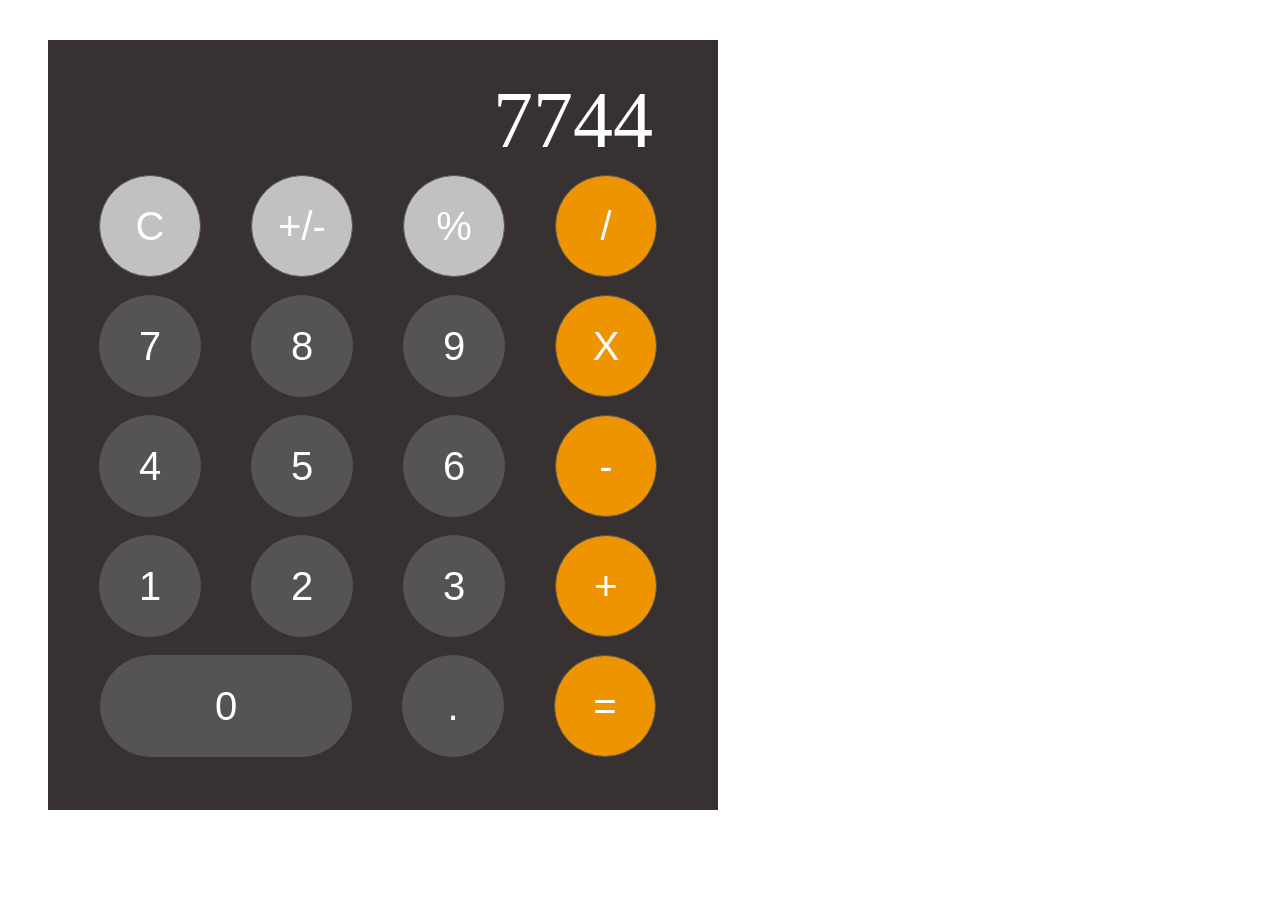
<file: 02.calculator/index.html>
<!DOCTYPE html>
<html lang="en">

<head>
    <meta charset="UTF-8">
    <meta name="viewport" content="width=device-width, initial-scale=1.0">
    <title>Calculator</title>
    <link rel="stylesheet" href="style.css">
</head>

<body>
    <div class="calc-box">
        <div class="display-bar">7744</div>
        <div class="pad-wrap">
            <div class="pad-rows">
                <div class="key-row">
                    <div style="background-color: rgb(194, 193, 193);">C</div>
                    <div style="background-color: rgb(194, 193, 193);">+/-</div>
                    <div style="background-color: rgb(194, 193, 193);">%</div>
                    <div style="background-color: rgb(239, 148, 1)">/</div>
                </div>
                <div class="key-row">
                    <div>7</div>
                    <div>8</div>
                    <div>9</div>
                    <div style="background-color: rgb(239, 148, 1)">X</div>
                </div>
                <div class="key-row">
                    <div>4</div>
                    <div>5</div>
                    <div>6</div>
                    <div style="background-color: rgb(239, 148, 1)">-</div>
                </div>
                <div class="key-row">
                    <div>1</div>
                    <div>2</div>
                    <div>3</div>
                    <div style="background-color: rgb(239, 148, 1)">+</div>
                </div>
                <div class="key-row">
                    <div style="width: 250px; border-radius:65px; text-align: left;">0</div>
                    <div>.</div>
                    <div style="background-color: rgb(239, 148, 1)">=</div>
                </div>
            </div>
        </div>
    </div>
</body>

</html>
</file>
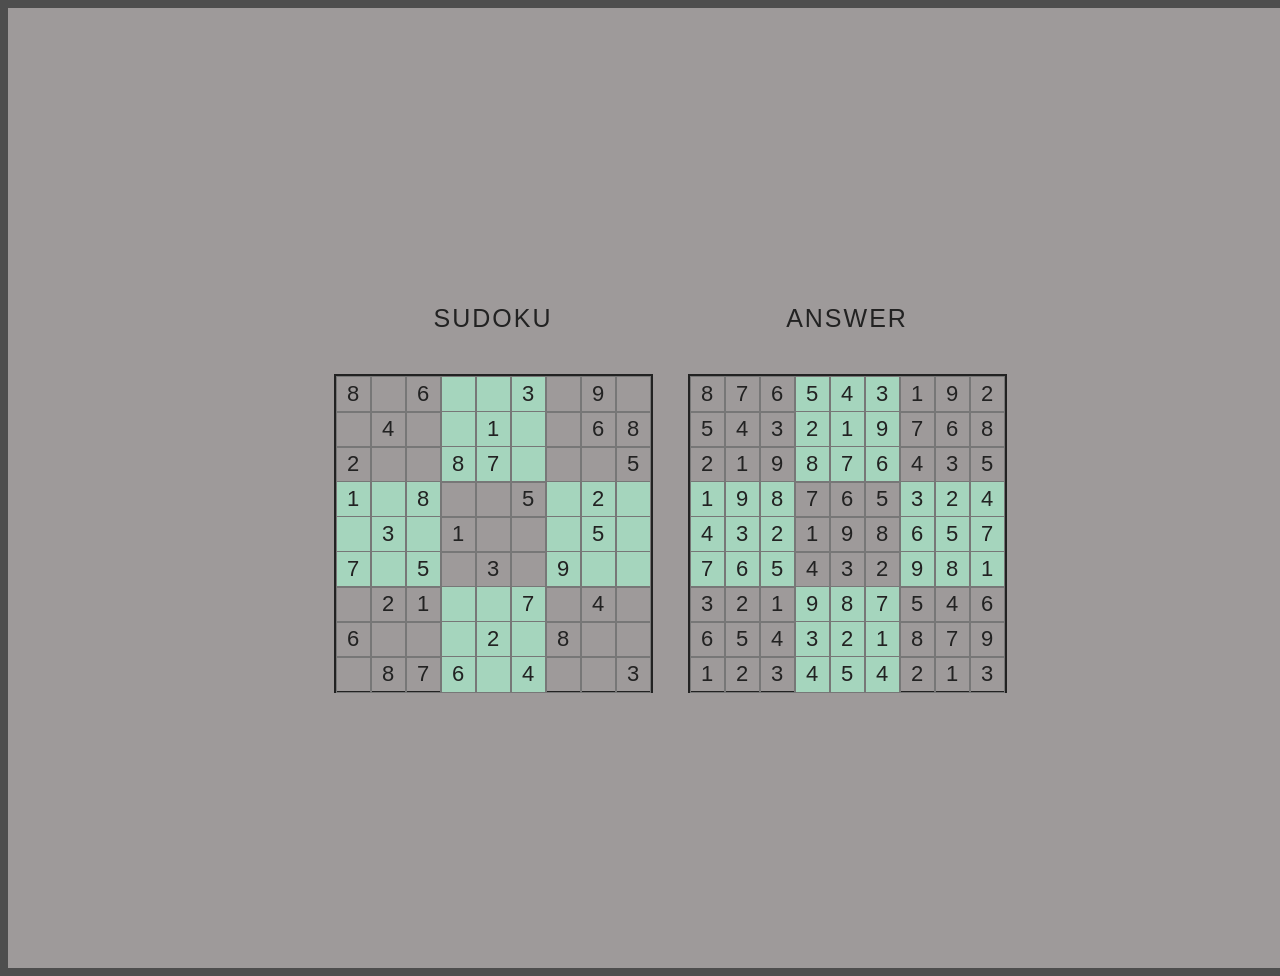
<file: 03.sudoku/index.html>
<!DOCTYPE html>
<html lang="en">

<head>
    <meta charset="UTF-8">
    <meta name="viewport" content="width=device-width, initial-scale=1.0">
    <title>Sudoku</title>
    <link rel="stylesheet" href="style.css">
</head>

<body>

    <div class="board-area">
        <div class="puzzle-box">
            <h2>SUDOKU</h2>
            <div class="grid-box">
                <div class="grid-row">
                    <div class="box-cell">8</div>
                    <div class="box-cell"></div>
                    <div class="box-cell">6</div>
                    <div class="box-cell shaded"></div>
                    <div class="box-cell shaded"></div>
                    <div class="box-cell shaded">3</div>
                    <div class="box-cell"></div>
                    <div class="box-cell">9</div>
                    <div class="box-cell"></div>
                </div>
                <div class="grid-row">
                    <div class="box-cell"></div>
                    <div class="box-cell">4</div>
                    <div class="box-cell"></div>
                    <div class="box-cell shaded"></div>
                    <div class="box-cell shaded">1</div>
                    <div class="box-cell shaded"></div>
                    <div class="box-cell"></div>
                    <div class="box-cell">6</div>
                    <div class="box-cell">8</div>
                </div>

                <div class="grid-row">
                    <div class="box-cell">2</div>
                    <div class="box-cell"></div>
                    <div class="box-cell"></div>
                    <div class="box-cell shaded">8</div>
                    <div class="box-cell shaded">7</div>
                    <div class="box-cell shaded"></div>
                    <div class="box-cell"></div>
                    <div class="box-cell"></div>
                    <div class="box-cell">5</div>
                </div>
                <div class="grid-row">
                    <div class="box-cell shaded">1</div>
                    <div class="box-cell shaded"></div>
                    <div class="box-cell shaded">8</div>
                    <div class="box-cell"></div>
                    <div class="box-cell"></div>
                    <div class="box-cell">5</div>
                    <div class="box-cell shaded"></div>
                    <div class="box-cell shaded">2</div>
                    <div class="box-cell shaded"></div>
                </div>
                <div class="grid-row">
                    <div class="box-cell shaded"></div>
                    <div class="box-cell shaded">3</div>
                    <div class="box-cell shaded"></div>
                    <div class="box-cell">1</div>
                    <div class="box-cell"></div>
                    <div class="box-cell"></div>
                    <div class="box-cell shaded"></div>
                    <div class="box-cell shaded">5</div>
                    <div class="box-cell shaded"></div>
                </div>
                <div class="grid-row">
                    <div class="box-cell shaded">7</div>
                    <div class="box-cell shaded"></div>
                    <div class="box-cell shaded">5</div>
                    <div class="box-cell"></div>
                    <div class="box-cell">3</div>
                    <div class="box-cell"></div>
                    <div class="box-cell shaded">9</div>
                    <div class="box-cell shaded"></div>
                    <div class="box-cell shaded"></div>
                </div>
                <div class="grid-row">
                    <div class="box-cell"></div>
                    <div class="box-cell">2</div>
                    <div class="box-cell">1</div>
                    <div class="box-cell shaded"></div>
                    <div class="box-cell shaded"></div>
                    <div class="box-cell shaded">7</div>
                    <div class="box-cell"></div>
                    <div class="box-cell">4</div>
                    <div class="box-cell"></div>
                </div>
                <div class="grid-row">
                    <div class="box-cell">6</div>
                    <div class="box-cell"></div>
                    <div class="box-cell"></div>
                    <div class="box-cell shaded"></div>
                    <div class="box-cell shaded">2</div>
                    <div class="box-cell shaded"></div>
                    <div class="box-cell">8</div>
                    <div class="box-cell"></div>
                    <div class="box-cell"></div>
                </div>
                <div class="grid-row">
                    <div class="box-cell"></div>
                    <div class="box-cell">8</div>
                    <div class="box-cell">7</div>
                    <div class="box-cell shaded">6</div>
                    <div class="box-cell shaded"></div>
                    <div class="box-cell shaded">4</div>
                    <div class="box-cell"></div>
                    <div class="box-cell"></div>
                    <div class="box-cell">3</div>
                </div>

            </div>
        </div>
        <div class="puzzle-box">

            <h2>ANSWER</h2>

            <div class="grid-box">
                <div class="grid-row">
                    <div class="box-cell">8</div>
                    <div class="box-cell">7</div>
                    <div class="box-cell">6</div>
                    <div class="box-cell shaded">5</div>
                    <div class="box-cell shaded">4</div>
                    <div class="box-cell shaded">3</div>
                    <div class="box-cell">1</div>
                    <div class="box-cell">9</div>
                    <div class="box-cell">2</div>
                </div>
                <div class="grid-row">
                    <div class="box-cell">5</div>
                    <div class="box-cell">4</div>
                    <div class="box-cell">3</div>
                    <div class="box-cell shaded">2</div>
                    <div class="box-cell shaded">1</div>
                    <div class="box-cell shaded">9</div>
                    <div class="box-cell">7</div>
                    <div class="box-cell">6</div>
                    <div class="box-cell">8</div>
                </div>
                <div class="grid-row">
                    <div class="box-cell">2</div>
                    <div class="box-cell">1</div>
                    <div class="box-cell">9</div>
                    <div class="box-cell shaded">8</div>
                    <div class="box-cell shaded">7</div>
                    <div class="box-cell shaded">6</div>
                    <div class="box-cell">4</div>
                    <div class="box-cell">3</div>
                    <div class="box-cell">5</div>
                </div>
                <div class="grid-row">
                    <div class="box-cell shaded">1</div>
                    <div class="box-cell shaded">9</div>
                    <div class="box-cell shaded">8</div>
                    <div class="box-cell">7</div>
                    <div class="box-cell">6</div>
                    <div class="box-cell">5</div>
                    <div class="box-cell shaded">3</div>
                    <div class="box-cell shaded">2</div>
                    <div class="box-cell shaded">4</div>
                </div>
                <div class="grid-row">
                    <div class="box-cell shaded">4</div>
                    <div class="box-cell shaded">3</div>
                    <div class="box-cell shaded">2</div>
                    <div class="box-cell">1</div>
                    <div class="box-cell">9</div>
                    <div class="box-cell">8</div>
                    <div class="box-cell shaded">6</div>
                    <div class="box-cell shaded">5</div>
                    <div class="box-cell shaded">7</div>
                </div>
                <div class="grid-row">
                    <div class="box-cell shaded">7</div>
                    <div class="box-cell shaded">6</div>
                    <div class="box-cell shaded">5</div>
                    <div class="box-cell">4</div>
                    <div class="box-cell">3</div>
                    <div class="box-cell">2</div>
                    <div class="box-cell shaded">9</div>
                    <div class="box-cell shaded">8</div>
                    <div class="box-cell shaded">1</div>
                </div>
                <div class="grid-row">
                    <div class="box-cell">3</div>
                    <div class="box-cell">2</div>
                    <div class="box-cell">1</div>
                    <div class="box-cell shaded">9</div>
                    <div class="box-cell shaded">8</div>
                    <div class="box-cell shaded">7</div>
                    <div class="box-cell">5</div>
                    <div class="box-cell">4</div>
                    <div class="box-cell">6</div>
                </div>
                <div class="grid-row">
                    <div class="box-cell">6</div>
                    <div class="box-cell">5</div>
                    <div class="box-cell">4</div>
                    <div class="box-cell shaded">3</div>
                    <div class="box-cell shaded">2</div>
                    <div class="box-cell shaded">1</div>
                    <div class="box-cell">8</div>
                    <div class="box-cell">7</div>
                    <div class="box-cell">9</div>
                </div>
                <div class="grid-row">
                    <div class="box-cell">1</div>
                    <div class="box-cell">2</div>
                    <div class="box-cell">3</div>
                    <div class="box-cell shaded">4</div>
                    <div class="box-cell shaded">5</div>
                    <div class="box-cell shaded">4</div>
                    <div class="box-cell">2</div>
                    <div class="box-cell">1</div>
                    <div class="box-cell">3</div>
                </div>

            </div>
        </div>

    </div>

</body>
</html>
</file>
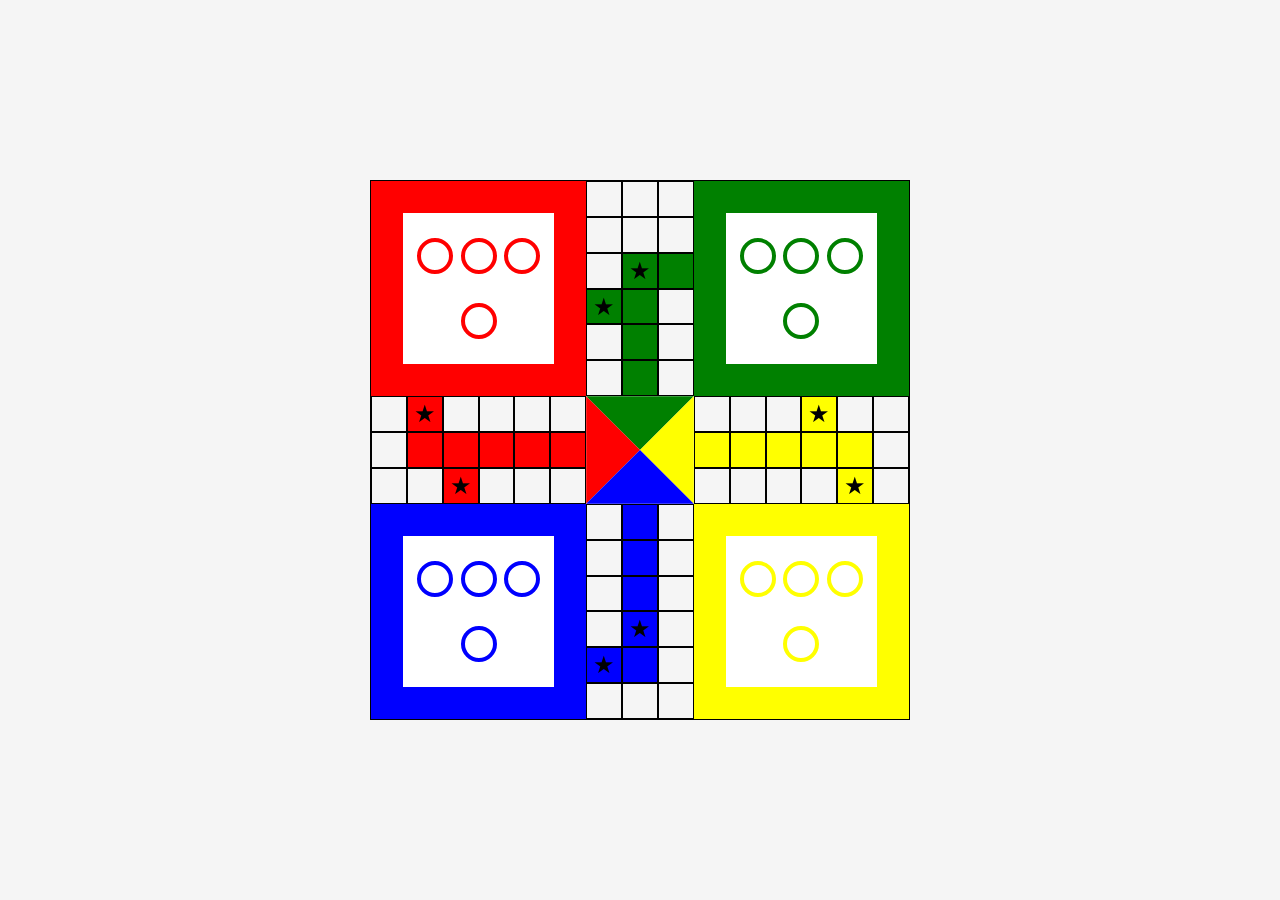
<file: 04.ludo/index.html>
<!DOCTYPE html>
<html lang="en">

<head>
    <meta charset="UTF-8">
    <meta name="viewport" content="width=device-width, initial-scale=1.0">
    <title>Ludo Board</title>
    <link rel="stylesheet" href="style.css">
</head>

<body>

    <div class="ludo-wrap">
        <div class="upper-half">

            <div class="yard clr-red">
                <div class="token-pad">
                    <div></div>
                    <div></div>
                    <div></div>
                    <div></div>
                </div>
            </div>

            <div class="path col-path">
                <div class="step-row">
                    <div></div>
                    <div></div>
                    <div></div>
                </div>
                <div class="step-row">
                    <div></div>
                    <div></div>
                    <div></div>
                </div>
                <div class="step-row">
                    <div></div>
                    <div class="clr-green">★</div>
                    <div class="clr-green"></div>
                </div>
                <div class="step-row">
                    <div class="clr-green">★</div>
                    <div class="clr-green"></div>
                    <div></div>
                </div>
                <div class="step-row">
                    <div></div>
                    <div class="clr-green"></div>
                    <div></div>
                </div>
                <div class="step-row">
                    <div></div>
                    <div class="clr-green"></div>
                    <div></div>
                </div>
            </div>

            <div class="yard clr-green">
                <div class="token-pad">
                    <div></div>
                    <div></div>
                    <div></div>
                    <div></div>
                </div>
            </div>

        </div>
        <div class="mid-strip">

            <div class="path row-path">
                <div class="step-row">
                    <div></div>
                    <div class="clr-red">★</div>
                    <div></div>
                    <div></div>
                    <div></div>
                    <div></div>
                </div>
                <div class="step-row">
                    <div></div>
                    <div class="clr-red"></div>
                    <div class="clr-red"></div>
                    <div class="clr-red"></div>
                    <div class="clr-red"></div>
                    <div class="clr-red"></div>
                </div>
                <div class="step-row">
                    <div></div>
                    <div></div>
                    <div class="clr-red">★</div>
                    <div></div>
                    <div></div>
                    <div></div>
                </div>
            </div>

            <div class="goal-box">
                <div class="wedge clr-green"></div>
                <div class="wedge clr-red"></div>
                <div class="wedge clr-yellow"></div>
                <div class="wedge clr-blue"></div>
            </div>

            <div class="path row-path">
                <div class="step-row">
                    <div></div>
                    <div></div>
                    <div></div>
                    <div class="clr-yellow">★</div>
                    <div></div>
                    <div></div>
                </div>
                <div class="step-row">
                    <div class="clr-yellow"></div>
                    <div class="clr-yellow"></div>
                    <div class="clr-yellow"></div>
                    <div class="clr-yellow"></div>
                    <div class="clr-yellow"></div>
                    <div></div>
                </div>
                <div class="step-row">
                    <div></div>
                    <div></div>
                    <div></div>
                    <div></div>
                    <div class="clr-yellow">★</div>
                    <div></div>
                </div>
            </div>

        </div>
        <div class="lower-half">

            <div class="yard clr-blue">
                <div class="token-pad">
                    <div></div>
                    <div></div>
                    <div></div>
                    <div></div>
                </div>
            </div>

            <div class="path col-path">
                <div class="step-row">
                    <div></div>
                    <div class="clr-blue"></div>
                    <div></div>
                </div>
                <div class="step-row">
                    <div></div>
                    <div class="clr-blue"></div>
                    <div></div>
                </div>
                <div class="step-row">
                    <div></div>
                    <div class="clr-blue"></div>
                    <div></div>
                </div>
                <div class="step-row">
                    <div></div>
                    <div class="clr-blue">★</div>
                    <div></div>
                </div>
                <div class="step-row">
                    <div class="clr-blue">★</div>
                    <div class="clr-blue"></div>
                    <div></div>
                </div>
                <div class="step-row">
                    <div></div>
                    <div></div>
                    <div></div>
                </div>
            </div>

            <div class="yard clr-yellow">
                <div class="token-pad">
                    <div></div>
                    <div></div>
                    <div></div>
                    <div></div>
                </div>
            </div>

        </div>

    </div>

</body>

</html>
</file>
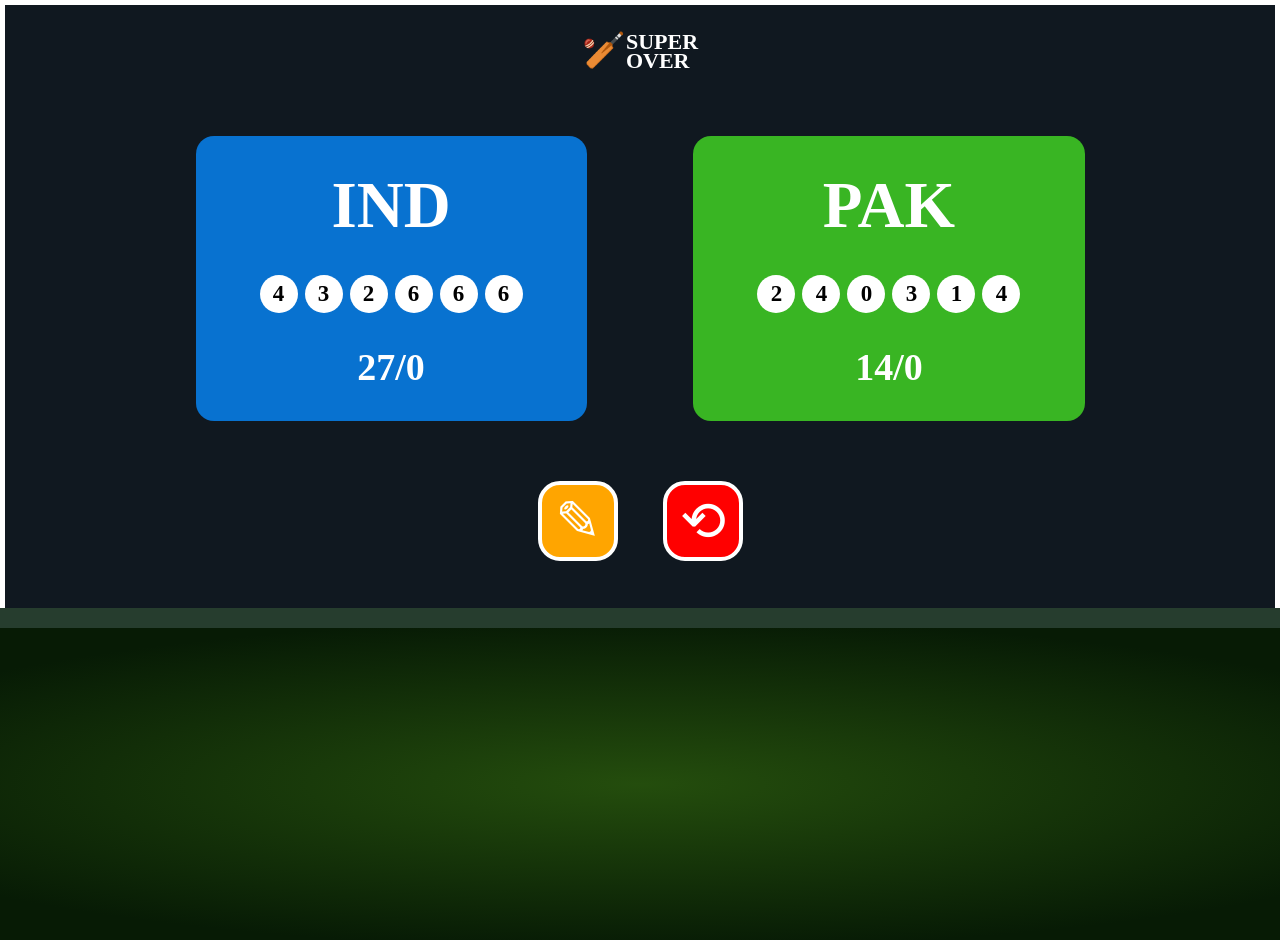
<file: 05.super over/index.html>
<!DOCTYPE html>
<html lang="en">

<head>
    <meta charset="UTF-8">
    <meta name="viewport" content="width=device-width, initial-scale=1.0">
    <title>Super Over</title>
    <link rel="stylesheet" href="style.css">
</head>
<body>
    <div class="stadium">
        <div class="top-badge">
            <span>🏏</span>
            <div>
                <h3>SUPER</h3>
                <h3>OVER</h3>
            </div>
        </div>
        <div class="board-row">
            <div class="team-box team-ind">
                <h1>IND</h1>
                <div class="ball-list">
                    <span>4</span>
                    <span>3</span>
                    <span>2</span>
                    <span>6</span>
                    <span>6</span>
                    <span>6</span>
                </div>
                <h2>27/0</h2>
            </div>
            <div class="team-box team-pak">
                <h1>PAK</h1>
                <div class="ball-list">
                    <span>2</span>
                    <span>4</span>
                    <span>0</span>
                    <span>3</span>
                    <span>1</span>
                    <span>4</span>
                </div>
                <h2>14/0</h2>
            </div>
        </div>
        <div class="controls">
            <button class="edit-btn">✎</button>
            <button class="reset-btn">⟲</button>
        </div>
    </div>
</body>
</html>
</file>
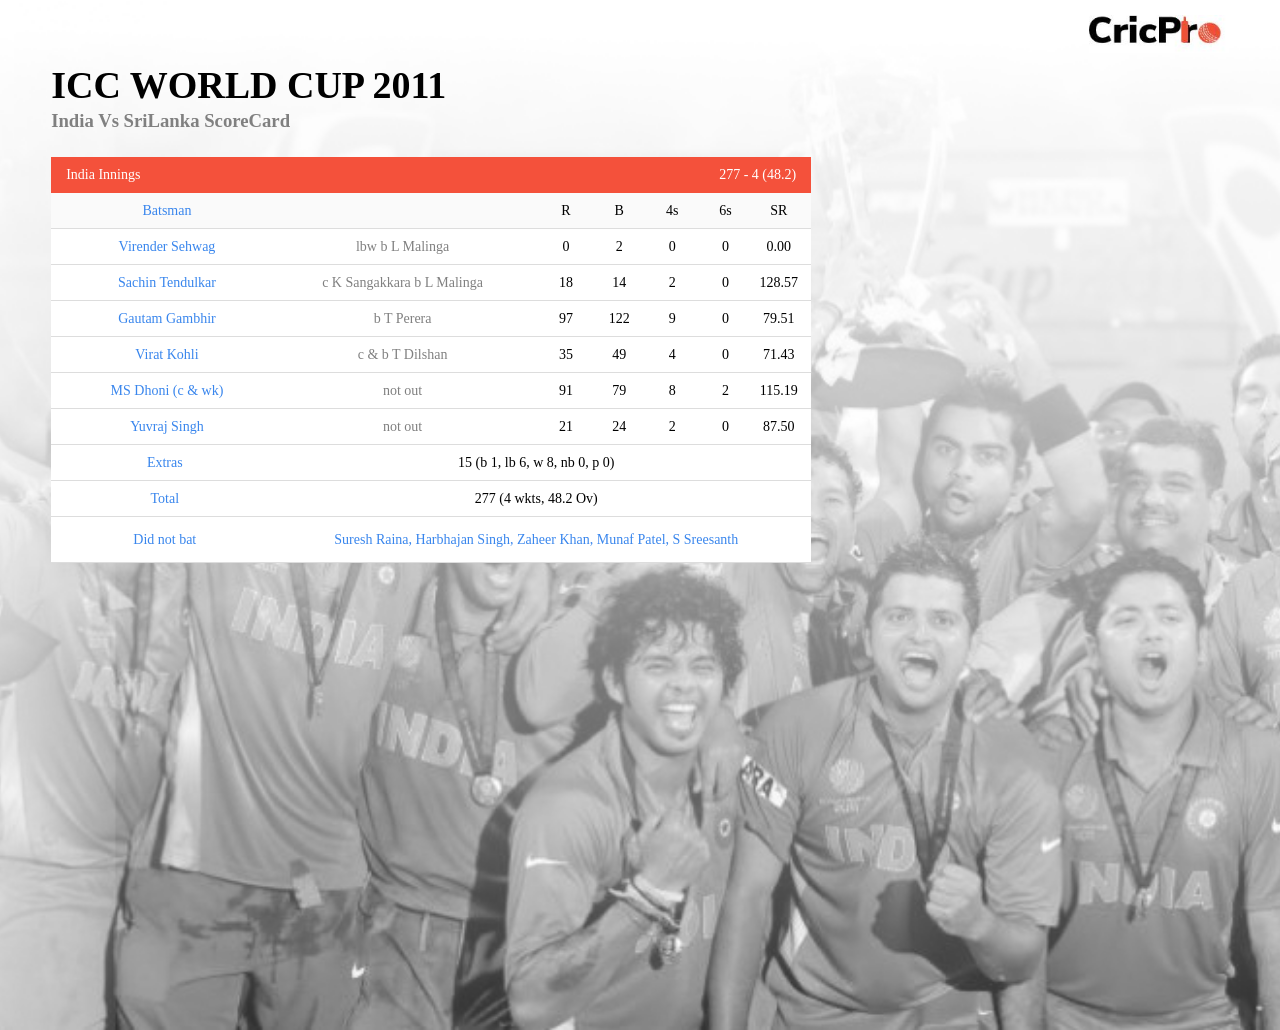
<file: 06.cricket_app/index.html>
<!DOCTYPE html>
<html lang="en">
<head>
    <meta charset="UTF-8">
    <meta name="viewport" content="width=device-width, initial-scale=1.0">
    <title>Cricket Scorecard</title>
    <link rel="stylesheet" href="style.css">
</head>
<body>
    <div class="match-wrap">
        <div class="board-logo">
            <img src="logo.jpg" alt="">
        </div>

        <h1>ICC WORLD CUP 2011</h1>
        <h3>India Vs SriLanka ScoreCard</h3>

        <div class="card-table">
            <div class="innings-bar">
                <span>India Innings</span>
                <span>277 - 4 (48.2)</span>
            </div>
            <div class="stat-row col-head">
                <div class="batter">Batsman</div>
                <div class="dismissal"></div>
                <div>R</div>
                <div>B</div>
                <div>4s</div>
                <div>6s</div>
                <div>SR</div>
            </div>
            <div class="stat-row">
                <div class="batter">Virender Sehwag</div>
                <div class="dismissal">lbw b L Malinga</div>
                <div>0</div><div>2</div><div>0</div><div>0</div><div>0.00</div>
            </div>
            <div class="stat-row">
                <div class="batter">Sachin Tendulkar</div>
                <div class="dismissal">c K Sangakkara b L Malinga</div>
                <div>18</div>
                <div>14</div>
                <div>2</div>
                <div>0</div>
                <div>128.57</div>
            </div>
            <div class="stat-row">
                <div class="batter">Gautam Gambhir</div>
                <div class="dismissal">b T Perera</div>
                <div>97</div>
                <div>122</div>
                <div>9</div>
                <div>0</div>
                <div>79.51</div>
            </div>
            <div class="stat-row">
                <div class="batter">Virat Kohli</div>
                <div class="dismissal">c & b T Dilshan</div>
                <div>35</div>
                <div>49</div>
                <div>4</div>
                <div>0</div>
                <div>71.43</div>
            </div>
            <div class="stat-row">
                <div class="batter">MS Dhoni (c & wk)</div>
                <div class="dismissal">not out</div>
                <div>91</div>
                <div>79</div>
                <div>8</div>
                <div>2</div>
                <div>115.19</div>
            </div>
            <div class="stat-row">
                <div class="batter">Yuvraj Singh</div>
                <div class="dismissal">not out</div>
                <div>21</div>
                <div>24</div>
                <div>2</div>
                <div>0</div>
                <div>87.50</div>
            </div>
            <div class="stat-row">
                <div class="batter bold-label">Extras</div>
                <div class="wide-col">15 (b 1, lb 6, w 8, nb 0, p 0)</div>
            </div>
            <div class="stat-row">
                <div class="batter bold-label">Total</div>
                <div class="wide-col">277 (4 wkts, 48.2 Ov)</div>
            </div>
            <div class="stat-row bottom-row">
                <div class="batter bold-label">Did not bat</div>
                <div class="dnb-list">
                    Suresh Raina, Harbhajan Singh, Zaheer Khan,
                    Munaf Patel, S Sreesanth
                </div>
            </div>
        </div>
    </div>
</body>
</html>
</file>
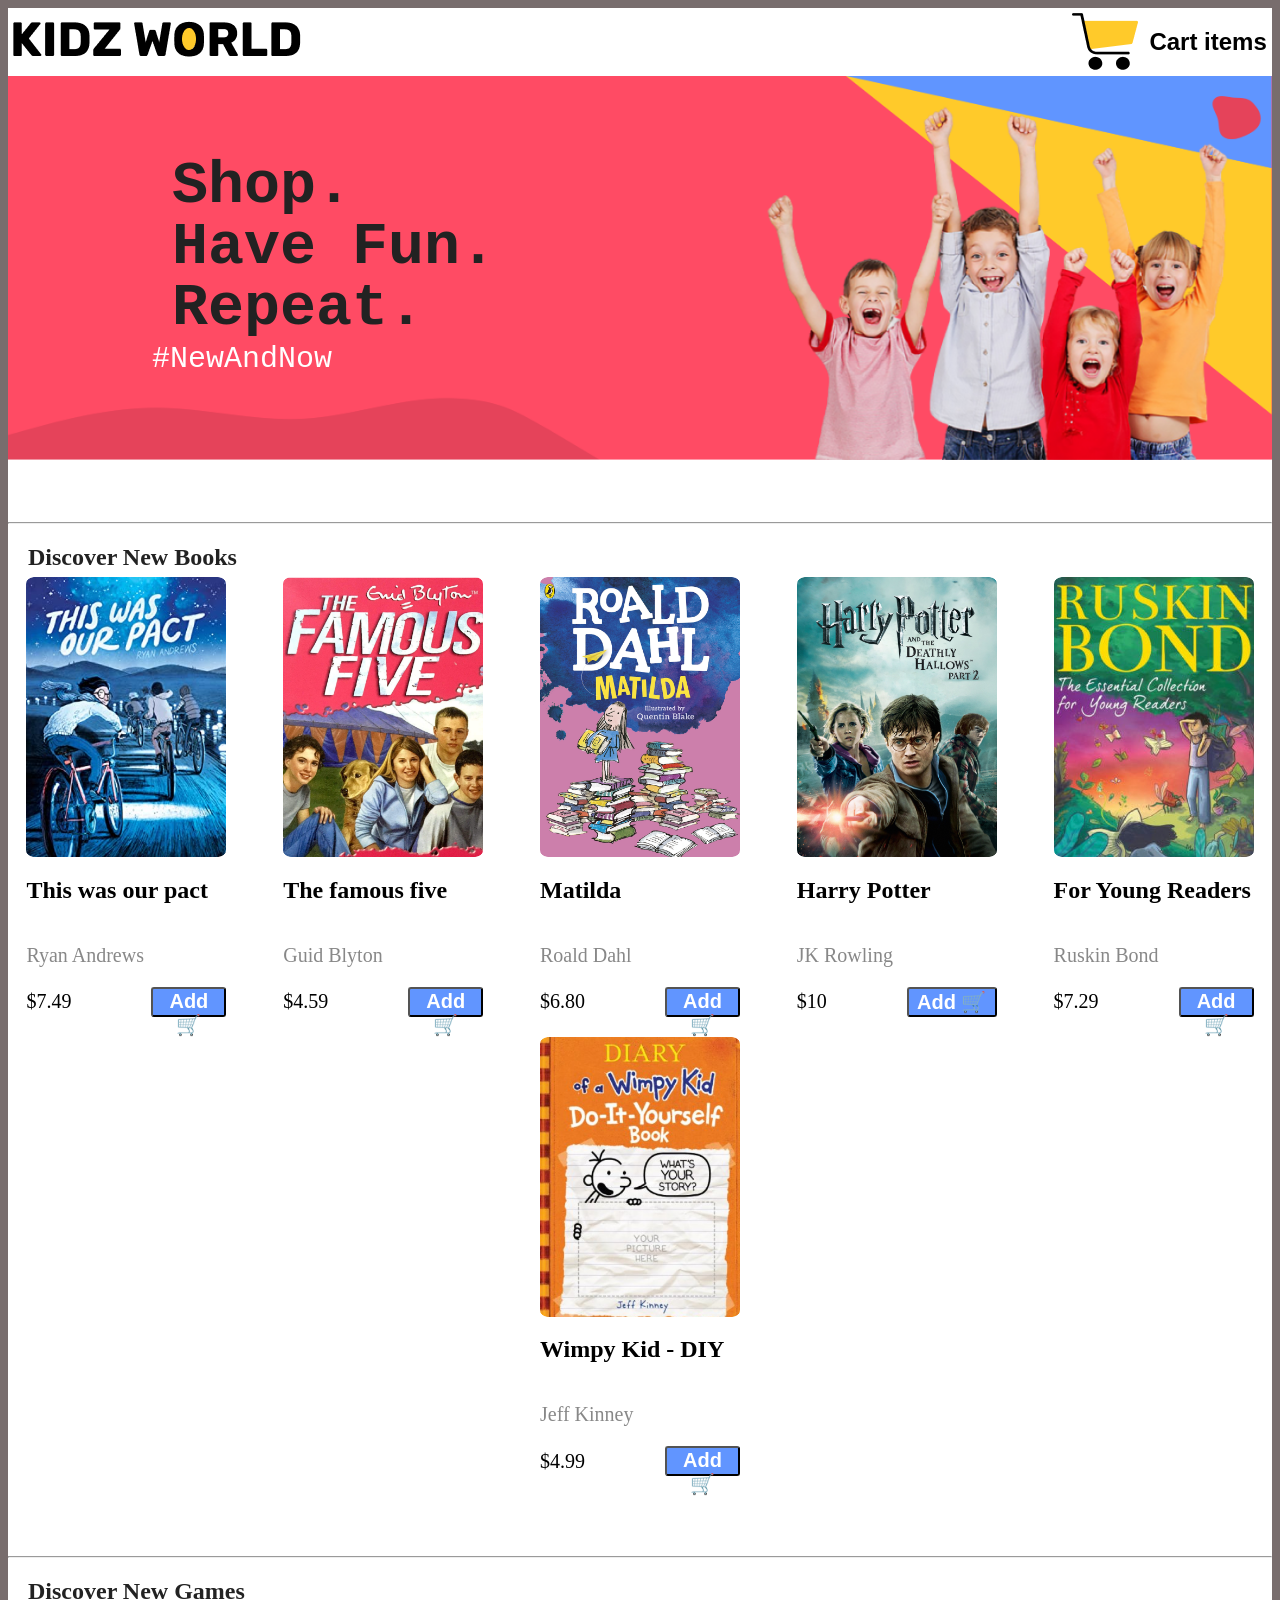
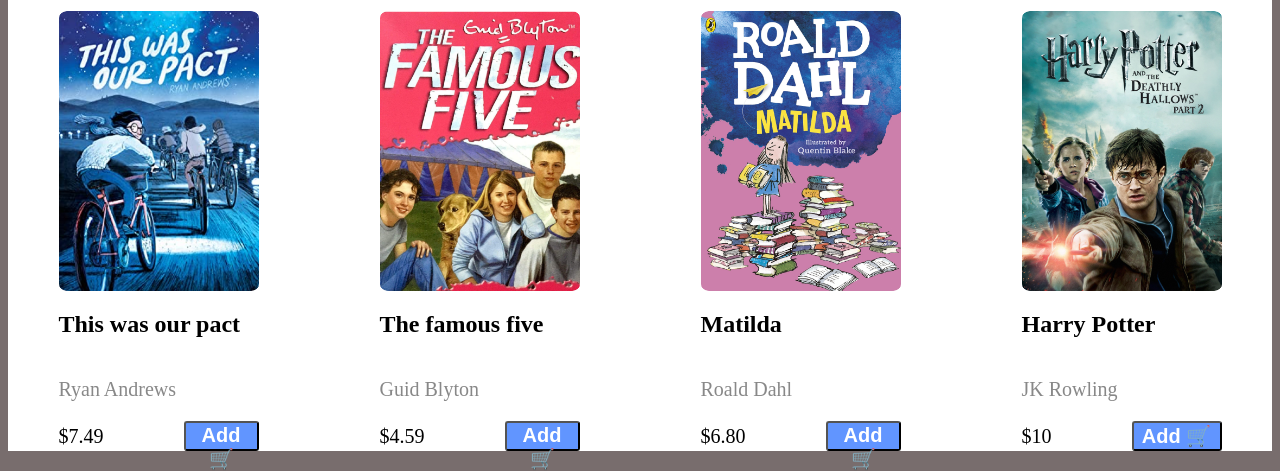
<file: 07.Kidz-world/index.html>
<!DOCTYPE html>
<html lang="en">
<head>
    <meta charset="UTF-8">
    <meta name="viewport" content="width=device-width, initial-scale=1.0">
    <title>Kidz World</title>
    <link rel="stylesheet" href="style.css">
</head>
<body>
    <div class="store-page">
        <div class="top-strip">
            <div class="brand-img">
                <img src="kw-logo.png" alt="">
            </div>
            <div class="cart-box">
                <img src="cart-icon.png" alt="">
                <h2>Cart items</h2>
            </div>
        </div>
        <div class="hero-banner">
            <pre><h1>    Shop.</h1>
            <h1>    Have Fun.</h1>
            <h1>    Repeat.</h1>
            <p>        #NewAndNow</p></pre>
        </div>

        <br><br><br><hr>
        <section class="catalog-row">
            <h1>Discover New Books</h1>

            <div class="card-list">

                <div class="item-tile">
                    <img src="book1.png" alt="">
                    <h2>This was our pact</h2>
                    <p class="creator">Ryan Andrews</p>
                    <div class="tile-bottom">
                        <span class="cost">$7.49</span>
                        <button>Add 🛒</button>
                    </div>
                </div>

                <div class="item-tile">
                    <img src="book2.png" alt="">
                    <h2>The famous five</h2>
                    <p class="creator">Guid Blyton</p>
                    <div class="tile-bottom">
                        <span class="cost">$4.59</span>
                        <button>Add 🛒</button>
                    </div>
                </div>

                <div class="item-tile">
                    <img src="book3.png" alt="">
                    <h2>Matilda</h2>
                    <p class="creator">Roald Dahl</p>
                    <div class="tile-bottom">
                        <span class="cost">$6.80</span>
                        <button>Add 🛒</button>
                    </div>
                </div>

                <div class="item-tile">
                    <img src="book4.png" alt="">
                    <h2>Harry Potter</h2>
                    <p class="creator">JK Rowling</p>
                    <div class="tile-bottom">
                        <span class="cost">$10</span>
                        <button>Add 🛒</button>
                    </div>
                </div>

                <div class="item-tile">
                    <img src="book5.png" alt="">
                    <h2>For Young Readers</h2>
                    <p class="creator">Ruskin Bond</p>
                    <div class="tile-bottom">
                        <span class="cost">$7.29</span>
                        <button>Add 🛒</button>
                    </div>
                </div>

                <div class="item-tile">
                    <img src="book6.png" alt="Wimpy Kid DIY">
                    <h2>Wimpy Kid - DIY</h2>
                    <p class="creator">Jeff Kinney</p>
                    <div class="tile-bottom">
                        <span class="cost">$4.99</span>
                        <button>Add 🛒</button>
                    </div>
                </div>

            </div>
        </section>

        <br><br><br><br><hr>

        <section class="catalog-row">
            <h1>Discover New Games</h1>

            <div class="card-list">

                <div class="item-tile">
                    <img src="book1.png" alt="">
                    <h2>This was our pact</h2>
                    <p class="creator">Ryan Andrews</p>
                    <div class="tile-bottom">
                        <span class="cost">$7.49</span>
                        <button>Add 🛒</button>
                    </div>
                </div>

                <div class="item-tile">
                    <img src="book2.png" alt="">
                    <h2>The famous five</h2>
                    <p class="creator">Guid Blyton</p>
                    <div class="tile-bottom">
                        <span class="cost">$4.59</span>
                        <button>Add 🛒</button>
                    </div>
                </div>

                <div class="item-tile">
                    <img src="book3.png" alt="">
                    <h2>Matilda</h2>
                    <p class="creator">Roald Dahl</p>
                    <div class="tile-bottom">
                        <span class="cost">$6.80</span>
                        <button>Add 🛒</button>
                    </div>
                </div>

                <div class="item-tile">
                    <img src="book4.png" alt="">
                    <h2>Harry Potter</h2>
                    <p class="creator">JK Rowling</p>
                    <div class="tile-bottom">
                        <span class="cost">$10</span>
                        <button>Add 🛒</button>
                    </div>
                </div>

            </div>
        </section>
    </div>
</body>
</html>
</file>
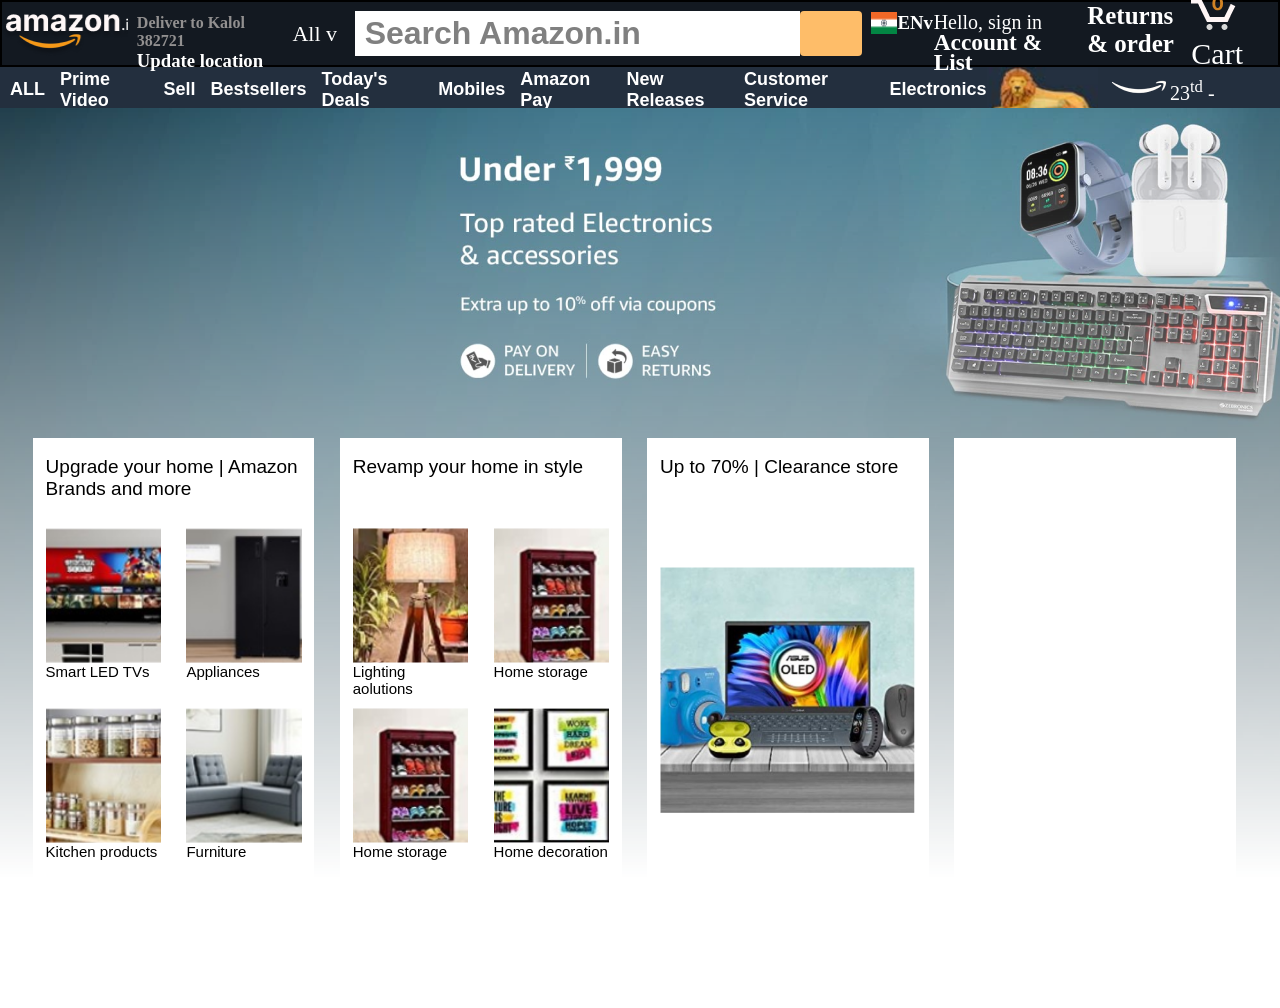
<file: 09.amazon-clone/index.html>
<!DOCTYPE html>
<html lang="en">
<head>
    <meta charset="UTF-8">
    <meta name="viewport" content="width=device-width, initial-scale=1.0">
    <title>Amazon Clone</title>
    <link rel="stylesheet" href="style.css">
</head>
<body>
    <div class="site-shell">
        <div class="top-wrapper">
            <div class="top-strip">
                <div class="site-logo"></div>
                <div class="deliver-box">
                    <div class="pin-icon"></div>
                    <div>
                        <h4 style="color: rgb(146, 144, 144);">Deliver to Kalol 382721</h4>
                        <h3>Update location</h3>
                    </div>
                </div>
                <div class="search-wrap">
                    <div class="cat-select">All v</div>
                    <div class="search-input"><h1>Search Amazon.in</h1></div>
                    <div class="search-go"></div>
                </div>
                <div class="lang-pick">
                    <div class="flag-wrap"><img src="indian flag.png" alt=""><h3>ENv</h3></div>
                </div>
                <div class="acct-box">
                    <div class="hello-txt">Hello, sign in</div>
                    <div><h3>Account & List</h3></div>
                </div>
                <div class="orders-box"><h4>Returns<br>& order</h4></div>
                <div class="basket-box">
                    <div><img src="cart icon.png" alt="">Cart</div>
                    <div></div>
                </div>
            </div>
            <div class="sub-nav">
                <div class="nav-links">
                    <div>ALL</div>
                    <div>Prime Video</div>
                    <div>Sell</div>
                    <div>Bestsellers</div>
                    <div>Today's Deals</div>
                    <div>Mobiles</div>
                    <div>Amazon Pay</div>
                    <div>New Releases</div>
                    <div>Customer Service</div>
                    <div>Electronics</div>
                </div>
                <div class="promo-right">
                    <div class="promo-icon"></div>
                    <!-- <div class="prime-text"> -->
                    <!-- <div class="prime"><h5>Prime day</h5></div> -->
                    <div class="prime-date"><img src="amazon design.png" alt="">23<sup>td</sup> - 24<sup>th</sup>July</div>
                </div>
            </div>
        </div>

        <div class="hero-bg">
            <div class="card-grid">
                <div class="deal-box">
                    <div class="box-title">Upgrade your home | Amazon <br>Brands and more</div>
                    <div class="box-items"><br>
                        <div>
                            <div><img src="image 17.png">Smart LED TVs</div>
                            <div><img src="image 18.png">Appliances</div>
                        </div><br>
                        <div>
                            <div><img src="image 19.png">Kitchen products</div>
                            <div><img src="image 20.png">Furniture</div>
                        </div>
                    </div>
                </div>
                <div class="deal-box">
                    <div class="box-title">Revamp your home in style</div>
                    <div class="box-items"><br>
                        <div>
                            <div><img src="image 21.png">Lighting aolutions</div>
                            <div><img src="image 22.png">Home storage</div>
                        </div><br>
                        <div>
                            <div><img src="image 22.png">Home storage</div>
                            <div><img src="image 24.png">Home decoration</div>
                        </div>
                    </div>
                </div>
                <div class="deal-box">
                    <div class="box-title">Up to 70% | Clearance store</div>
                    <div class="box-items"><img src="image 26.png" alt="">
                        <!-- <div>
                            <div><img src="image 25.png">Bedsheets, curtains</div>
                            <div><img src="image 19.png">Kitchen products</div>
                        </div><br>
                        <div>
                            <div><img src="image 18.png">Appliances</div>
                            <div><img src="image 17.png">Smart LED TVs</div>
                        </div> -->
                    </div>
                </div>
                <div class="deal-box">
                    <div class="box-items"></div><br>
                    <div class="box-items"></div>
                </div>
            </div>
        </div>
    </div>
</body>
</html>
</file>
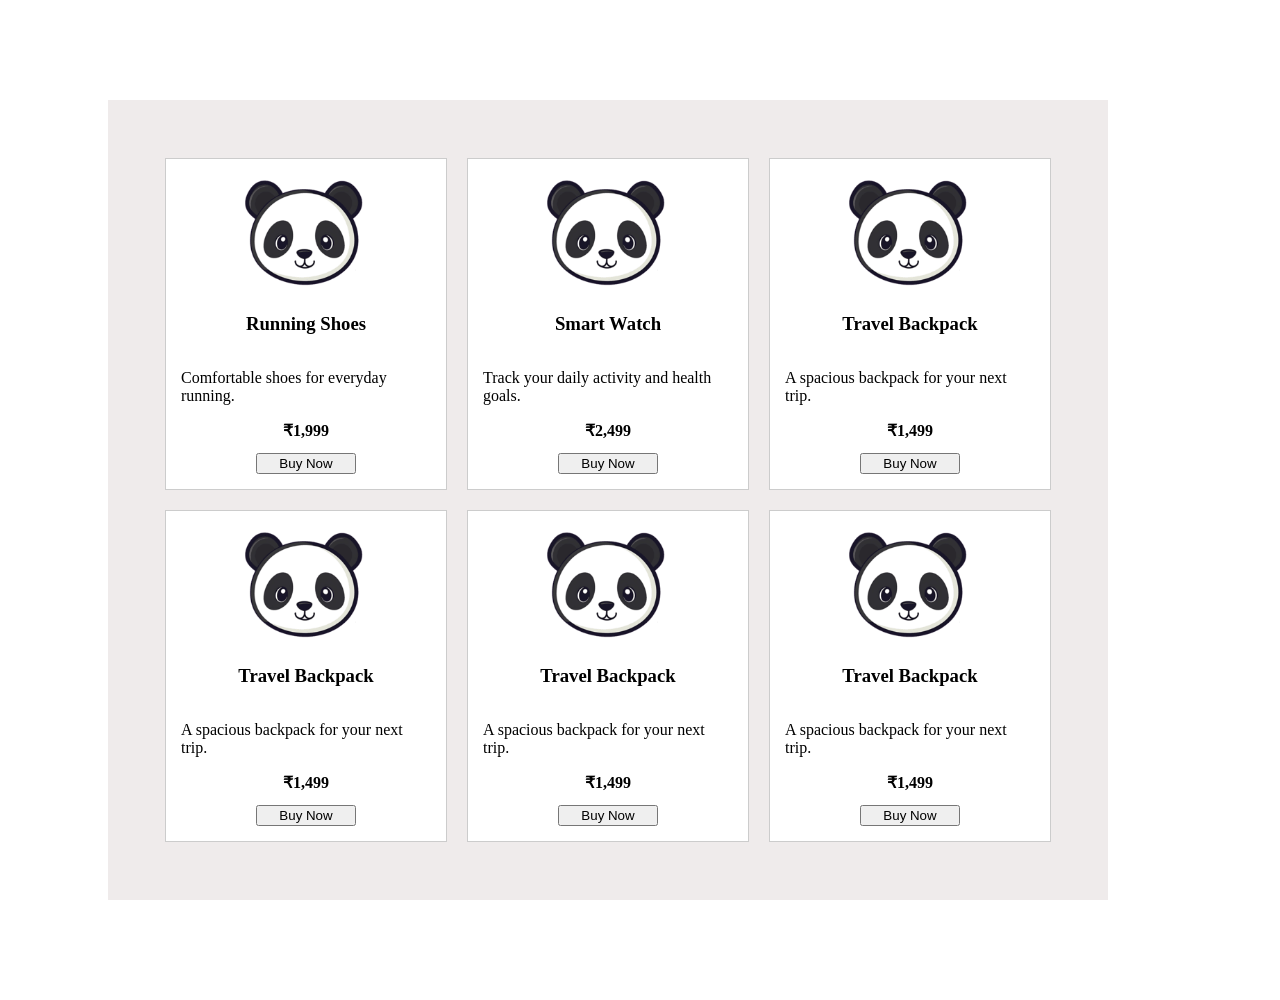
<file: 01.Assignment/Question 2 — Fix the product card layout/index.html>
<!DOCTYPE html>
<html lang="en">

<head>
  <meta charset="UTF-8">
  <meta name="viewport" content="width=device-width, initial-scale=1.0">
  <title>Product Cards</title>
  <link rel="stylesheet" href="style.css">
</head>

<body>
  <section class="item-grid">
    <article class="item-card">
      <img src="pan.png" alt="Running shoe">
      <h3>Running Shoes</h3>
      <p>Comfortable shoes for everyday running.</p>
      <strong>₹1,999</strong>
      <button>Buy Now</button>
    </article>

    <article class="item-card">
      <img src="pan.png" alt="Watch">
      <h3>Smart Watch</h3>
      <p>Track your daily activity and health goals.</p>
      <strong>₹2,499</strong>
      <button>Buy Now</button>
    </article>

    <article class="item-card">
      <img src="pan.png" alt="Backpack">
      <h3>Travel Backpack</h3>
      <p>A spacious backpack for your next trip.</p>
      <strong>₹1,499</strong>
      <button>Buy Now</button>
    </article>

    <article class="item-card">
      <img src="pan.png" alt="Backpack">
      <h3>Travel Backpack</h3>
      <p>A spacious backpack for your next trip.</p>
      <strong>₹1,499</strong>
      <button>Buy Now</button>
    </article>

    <article class="item-card">
      <img src="pan.png" alt="Backpack">
      <h3>Travel Backpack</h3>
      <p>A spacious backpack for your next trip.</p>
      <strong>₹1,499</strong>
      <button>Buy Now</button>
    </article>

    <article class="item-card">
      <img src="pan.png" alt="Backpack">
      <h3>Travel Backpack</h3>
      <p>A spacious backpack for your next trip.</p>
      <strong>₹1,499</strong>
      <button>Buy Now</button>
    </article>
  </section>
</body>

</html>
</file>
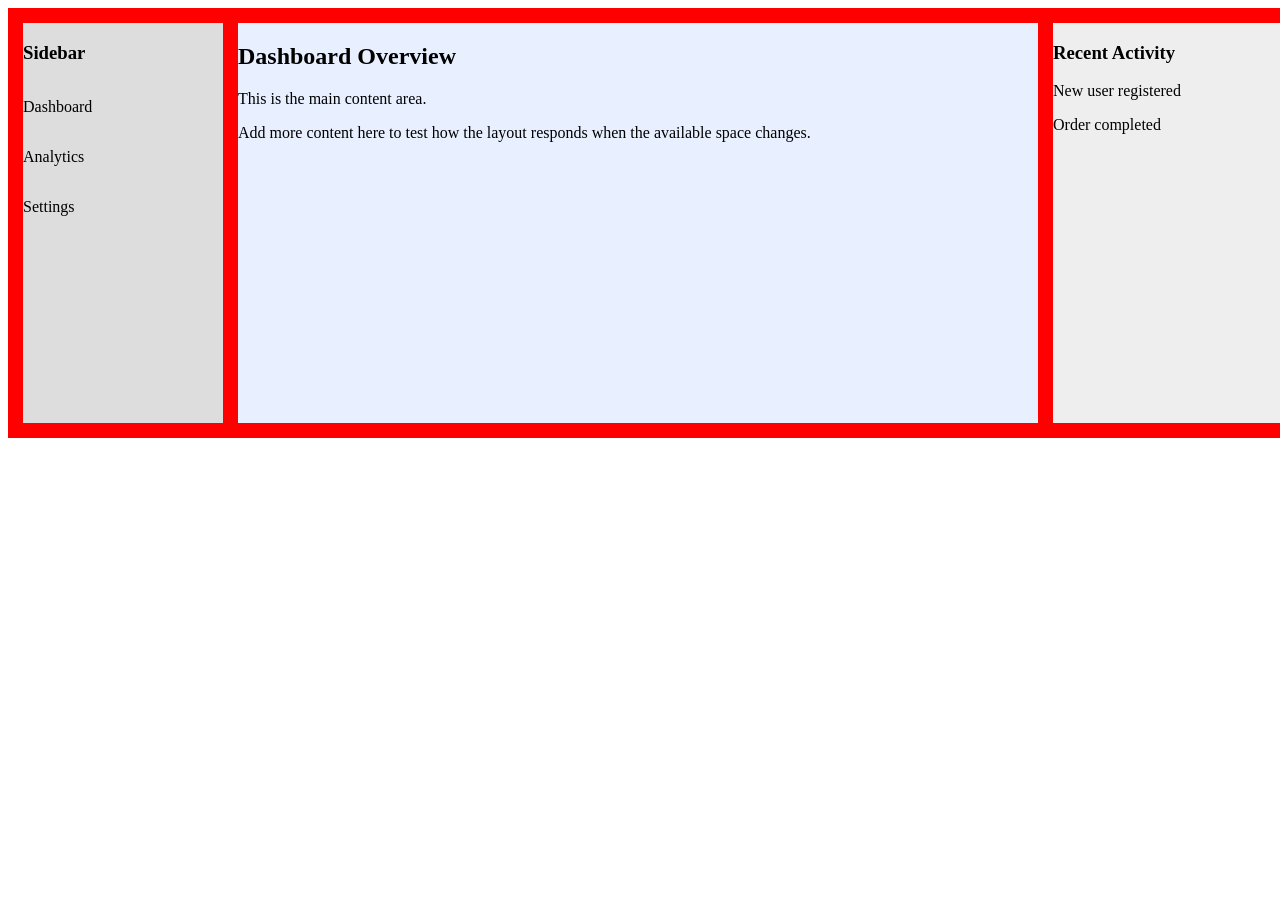
<file: 01.Assignment/Question 3 — Fix the flexible dashboard columns/index.html>
<!DOCTYPE html>
<html lang="en">
<head>
    <meta charset="UTF-8">
    <meta name="viewport" content="width=device-width, initial-scale=1.0">
    <title>Dashboard Columns</title>
    <link rel="stylesheet" href="style.css">
</head>
<body>
<div class="panel-wrap">
  <aside class="left-nav">
    <h3>Sidebar</h3>
    <p>Dashboard</p>
    <p>Analytics</p>
    <p>Settings</p>
  </aside>

  <main class="center-area">
    <h2>Dashboard Overview</h2>
    <p>This is the main content area.</p>
    <p>
      Add more content here to test how the layout
      responds when the available space changes.
    </p>
  </main>

  <aside class="right-feed">
    <h3>Recent Activity</h3>
    <p>New user registered</p>
    <p>Order completed</p>
  </aside>
</div>
</body>
</html>
</file>
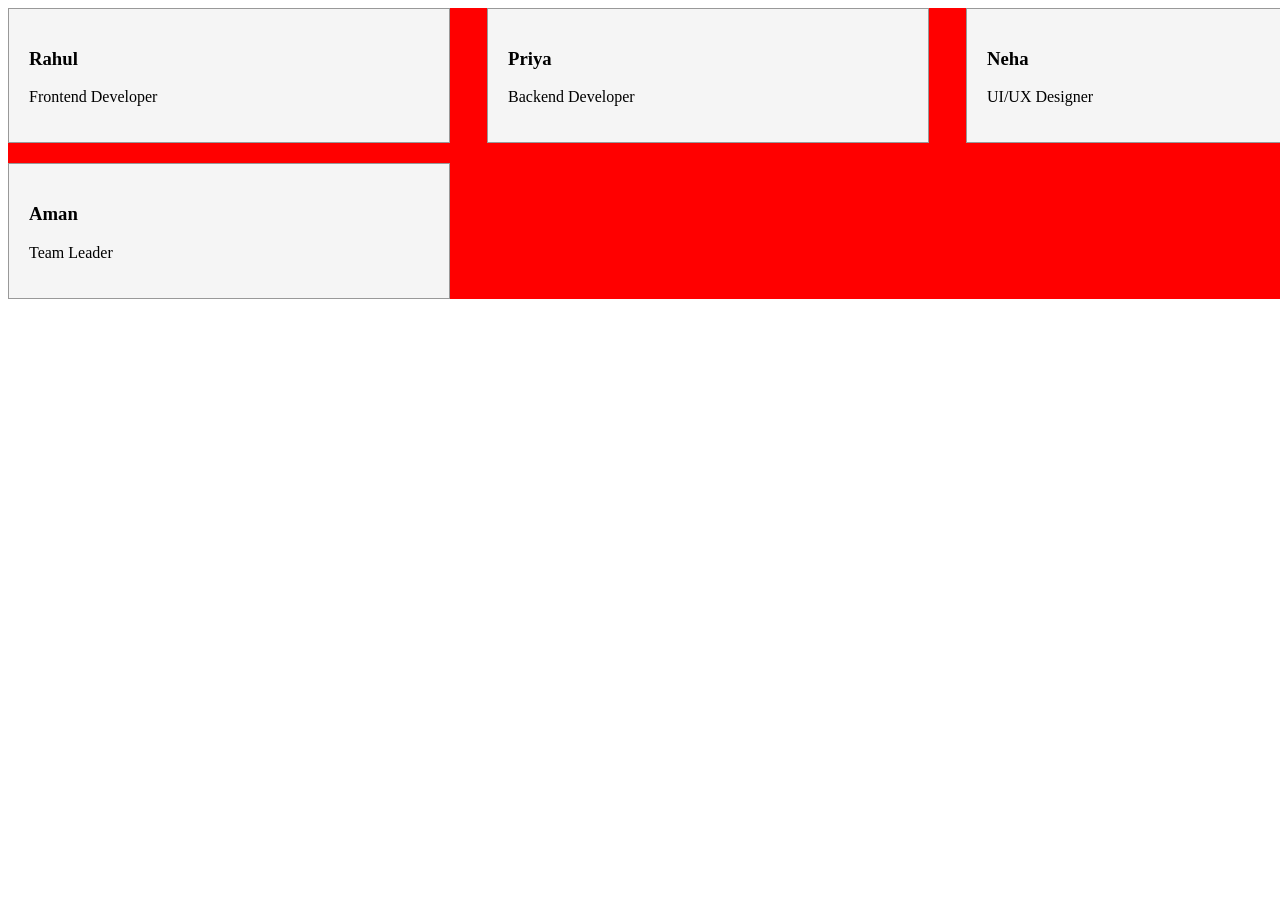
<file: 01.Assignment/Question 4 — Fix the responsive team section/index.html>
<!DOCTYPE html>
<html lang="en">
<head>
    <meta charset="UTF-8">
    <meta name="viewport" content="width=device-width, initial-scale=1.0">
    <title>Team Section</title>
    <link rel="stylesheet" href="style.css">
</head>
<body>
<section class="crew-list">
  <article class="crew-card">
    <h3>Rahul</h3>
    <p>Frontend Developer</p>
  </article>

  <article class="crew-card">
    <h3>Priya</h3>
    <p>Backend Developer</p>
  </article>

  <article class="crew-card">
    <h3>Aman</h3>
    <p>Team Leader</p>
  </article>

  <article class="crew-card">
    <h3>Neha</h3>
    <p>UI/UX Designer</p>
  </article>
</section>
</body>
</html>
</file>
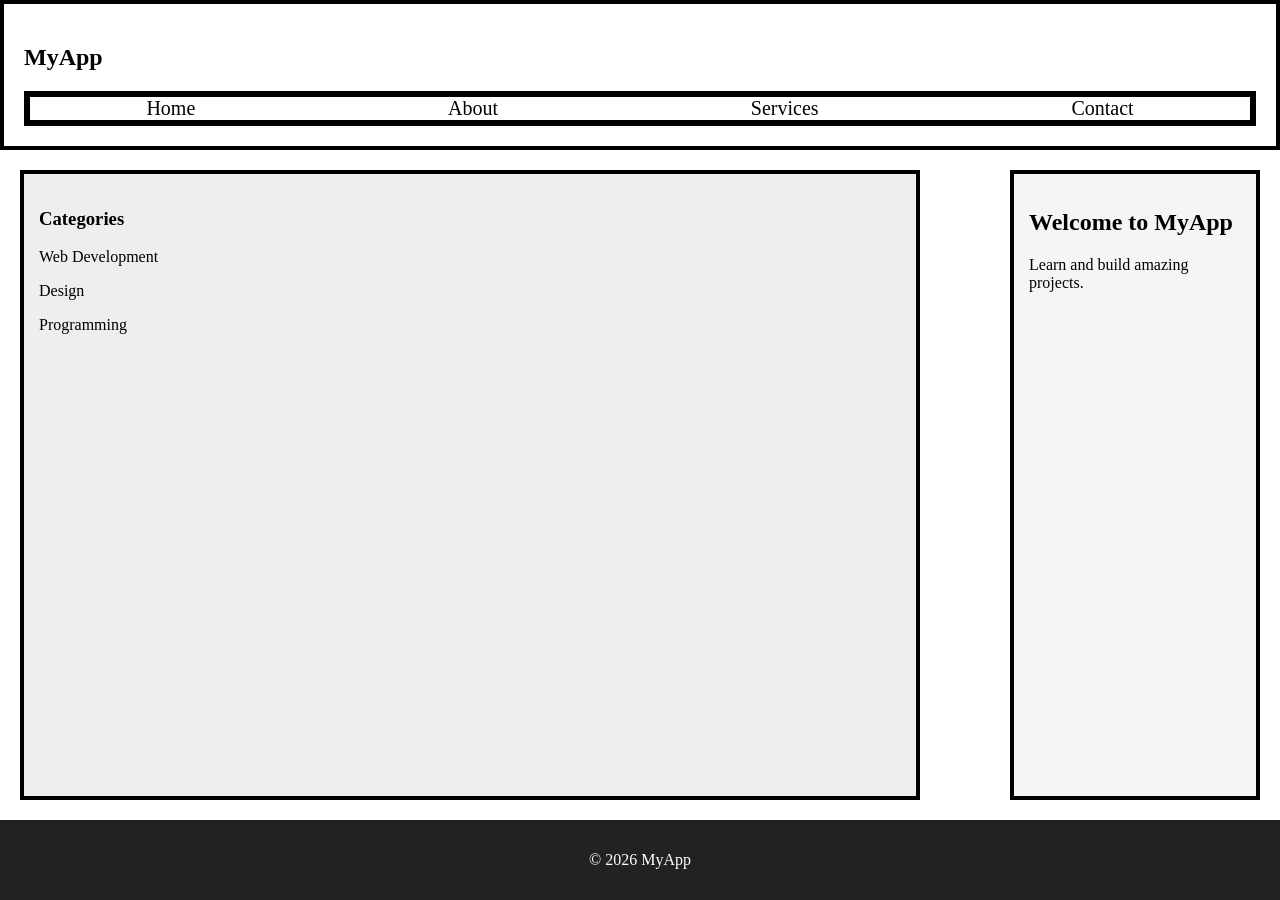
<file: 01.Assignment/Question 5 — Fix the complete application layout/index.html>
<!DOCTYPE html>
<html lang="en">
<head>
    <meta charset="UTF-8">
    <meta name="viewport" content="width=device-width, initial-scale=1.0">
    <title>App Layout</title>
    <link rel="stylesheet" href="style.css">
</head>
<body>
<div class="page-wrap">
  <header class="site-top">
    <h2>MyApp</h2>

    <nav>
      <a href="#">Home</a>
      <a href="#">About</a>
      <a href="#">Services</a>
      <a href="#">Contact</a>
    </nav>
  </header>

  <main class="middle-wrap">
    <aside class="cat-panel">
      <h3>Categories</h3>
      <p>Web Development</p>
      <p>Design</p>
      <p>Programming</p>
    </aside>

    <section class="welcome-box">
      <h1>Welcome to MyApp</h1>
      <p>Learn and build amazing projects.</p>
    </section>
  </main>

  <footer class="site-bottom">
    <p>© 2026 MyApp</p>
  </footer>
</div>
</body>
</html>
</file>
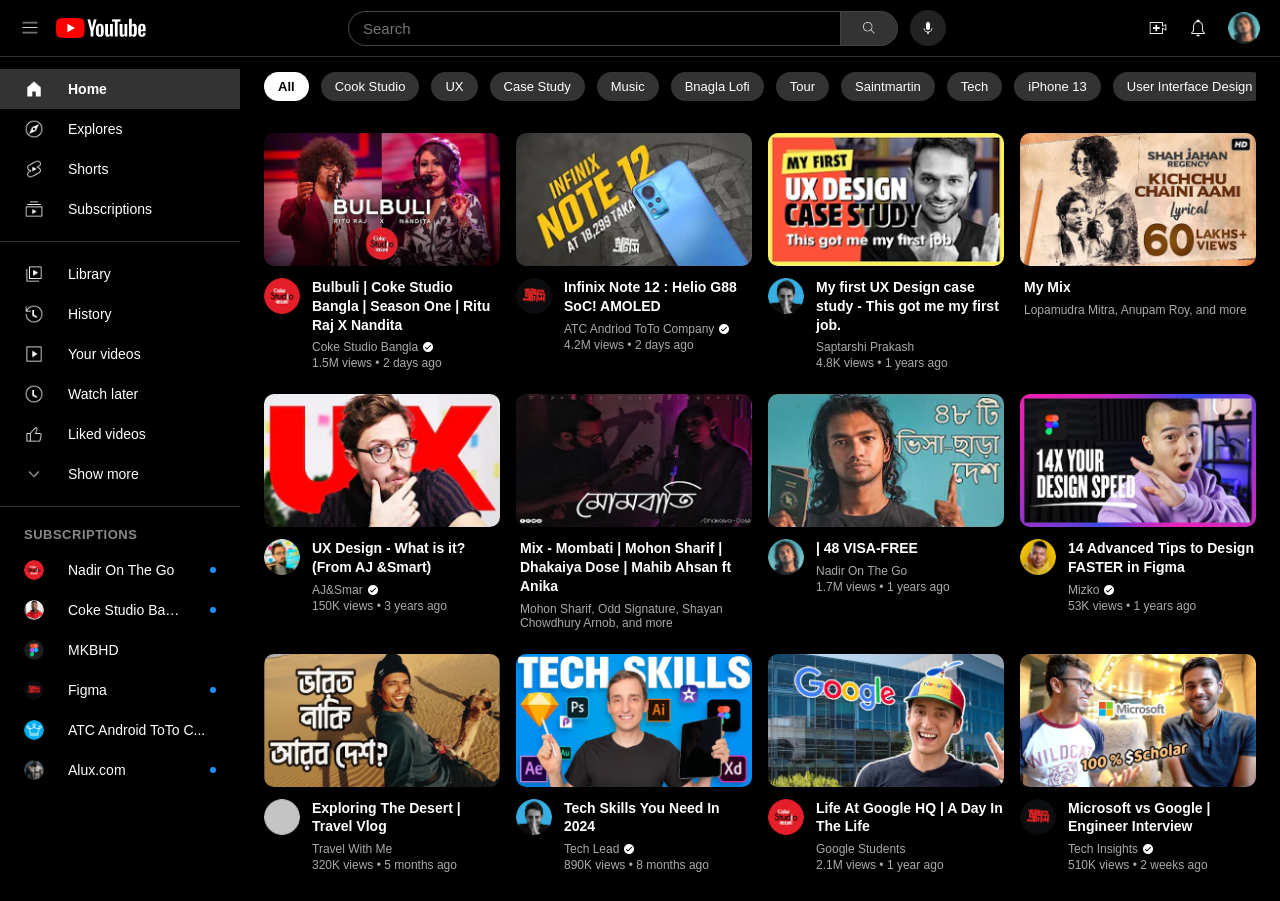
<file: 08.youtube-clone/assignment8.html>
﻿<!DOCTYPE html>
<html lang="en">

<head>
    <meta charset="UTF-8">
    <meta name="viewport" content="width=device-width, initial-scale=1.0">
    <title>YouTube</title>
    <link rel="stylesheet" href="assignment8.css">
</head>

<body>
    <header class="yt-header">
        <div class="header-left">
            <button class="icon-btn" type="button"><img src="assets/hambarger.png" alt="Menu"></button>
            <img src="assets/Youtube logo.png" alt="YouTube" class="yt-logo">
        </div>

        <div class="header-center">
            <div class="search-box">
                <input type="text" placeholder="Search">
                <button class="search-btn" type="button"><img src="assets/search.png" alt="Search"></button>
            </div>
            <button class="mic-btn" type="button"><img src="assets/mic.png" alt="Mic"></button>
        </div>

        <div class="header-right">
            <button class="icon-btn" type="button"><img src="assets/create.png" alt="Create"></button>
            <button class="icon-btn" type="button"><img src="assets/bell.png" alt="Bell"></button>
            <img src="assets/Ellipse 1.png" alt="User" class="profile-pic">
        </div>
    </header>

    <div class="page-layout">
        <aside class="sidebar">
            <nav class="side-nav">
                <a href="#" class="side-link active"><img src="assets/home.png" alt="Home"><span>Home</span></a>
                <a href="#" class="side-link"><img src="assets/explore.png" alt="Explores"><span>Explores</span></a>
                <a href="#" class="side-link"><img src="assets/shorts.png" alt="Shorts"><span>Shorts</span></a>
                <a href="#" class="side-link"><img src="assets/subscription.png" alt="Subscriptions"><span>Subscriptions</span></a>
            </nav>

            <div class="side-divider"></div>

            <nav class="side-nav">
                <a href="#" class="side-link"><img src="assets/library.png" alt="Library"><span>Library</span></a>
                <a href="#" class="side-link"><img src="assets/history.png" alt="History"><span>History</span></a>
                <a href="#" class="side-link"><img src="assets/your_video.png" alt="Your videos"><span>Your videos</span></a>
                <a href="#" class="side-link"><img src="assets/watch_later.png" alt="Watch later"><span>Watch later</span></a>
                <a href="#" class="side-link"><img src="assets/liked.png" alt="Liked videos"><span>Liked videos</span></a>
                <a href="#" class="side-link"><img src="assets/down_arrow.png" alt="Show more"><span>Show more</span></a>
            </nav>

            <div class="side-divider"></div>

            <div class="sub-heading">SUBSCRIPTIONS</div>
            <nav class="side-nav">
                <a href="#" class="side-link">
                    <img src="assets/Ellipse 1 (1).png" alt="Nadir" class="channel-icon">
                    <span class="channel-label">Nadir On The Go</span>
                    <span class="live-dot"></span>
                </a>
                <a href="#" class="side-link">
                    <img src="assets/Ellipse 1 (2).png" alt="Coke Studio" class="channel-icon">
                    <span class="channel-label">Coke Studio Bangla</span>
                    <span class="live-dot"></span>
                </a>
                <a href="#" class="side-link">
                    <img src="assets/Ellipse 1 (3).png" alt="MKBHD" class="channel-icon">
                    <span class="channel-label">MKBHD</span>
                </a>
                <a href="#" class="side-link">
                    <img src="assets/Ellipse 1 (4).png" alt="Figma" class="channel-icon">
                    <span class="channel-label">Figma</span>
                    <span class="live-dot"></span>
                </a>
                <a href="#" class="side-link">
                    <img src="assets/Ellipse 1 (5).png" alt="ATC" class="channel-icon">
                    <span class="channel-label">ATC Android ToTo C...</span>
                </a>
                <a href="#" class="side-link">
                    <img src="assets/Ellipse 1 (6).png" alt="Alux" class="channel-icon">
                    <span class="channel-label">Alux.com</span>
                    <span class="live-dot"></span>
                </a>
            </nav>
        </aside>

        <main class="feed-area">
            <div class="filter-bar">
                <button class="filter-chip active">All</button>
                <button class="filter-chip">Cook Studio</button>
                <button class="filter-chip">UX</button>
                <button class="filter-chip">Case Study</button>
                <button class="filter-chip">Music</button>
                <button class="filter-chip">Bnagla Lofi</button>
                <button class="filter-chip">Tour</button>
                <button class="filter-chip">Saintmartin</button>
                <button class="filter-chip">Tech</button>
                <button class="filter-chip">iPhone 13</button>
                <button class="filter-chip">User Interface Design</button>
                <button class="filter-chip">Computer...</button>
                <button class="filter-chip next-arrow">&gt;</button>
            </div>

            <div class="video-grid">
                <div class="video-card">
                    <img src="assets/Thumbnail-8.png" alt="Thumb" class="thumb-img">
                    <div class="video-info">
                        <img src="assets/Ellipse 4 (1).png" alt="Avatar" class="channel-avatar">
                        <div class="video-meta">
                            <div class="video-title">Bulbuli | Coke Studio Bangla | Season One | Ritu Raj X Nandita</div>
                            <div class="channel-name">Coke Studio Bangla <img src="assets/verified.png" alt="v" class="verified-badge"></div>
                            <div class="video-stats">1.5M views &bull; 2 days ago</div>
                        </div>
                    </div>
                </div>

                <div class="video-card">
                    <img src="assets/Thumbnail-9.png" alt="Thumb" class="thumb-img">
                    <div class="video-info">
                        <img src="assets/Ellipse 4 (2).png" alt="Avatar" class="channel-avatar">
                        <div class="video-meta">
                            <div class="video-title">Infinix Note 12 : Helio G88 SoC! AMOLED</div>
                            <div class="channel-name">ATC Andriod ToTo Company <img src="assets/verified.png" alt="v" class="verified-badge"></div>
                            <div class="video-stats">4.2M views &bull; 2 days ago</div>
                        </div>
                    </div>
                </div>

                <div class="video-card">
                    <img src="assets/Thumbnail-10.png" alt="Thumb" class="thumb-img">
                    <div class="video-info">
                        <img src="assets/Ellipse 4 (3).png" alt="Avatar" class="channel-avatar">
                        <div class="video-meta">
                            <div class="video-title">My first UX Design case study - This got me my first job.</div>
                            <div class="channel-name">Saptarshi Prakash</div>
                            <div class="video-stats">4.8K views &bull; 1 years ago</div>
                        </div>
                    </div>
                </div>

                <div class="video-card">
                    <img src="assets/Thumbnail-11.png" alt="Thumb" class="thumb-img">
                    <div class="video-info">
                        <div class="video-meta no-avatar">
                            <div class="video-title">My Mix</div>
                            <div class="channel-name">Lopamudra Mitra, Anupam Roy, and more</div>
                        </div>
                    </div>
                </div>

                <div class="video-card">
                    <img src="assets/Thumbnail-4.png" alt="Thumb" class="thumb-img">
                    <div class="video-info">
                        <img src="assets/Ellipse 4 (4).png" alt="Avatar" class="channel-avatar">
                        <div class="video-meta">
                            <div class="video-title">UX Design - What is it? (From AJ &amp;Smart)</div>
                            <div class="channel-name">AJ&amp;Smar <img src="assets/verified.png" alt="v" class="verified-badge"></div>
                            <div class="video-stats">150K views &bull; 3 years ago</div>
                        </div>
                    </div>
                </div>

                <div class="video-card">
                    <img src="assets/Thumbnail-5.png" alt="Thumb" class="thumb-img">
                    <div class="video-info">
                        <div class="video-meta no-avatar">
                            <div class="video-title">Mix - Mombati | Mohon Sharif | Dhakaiya Dose | Mahib Ahsan ft Anika</div>
                            <div class="channel-name">Mohon Sharif, Odd Signature, Shayan Chowdhury Arnob, and more</div>
                        </div>
                    </div>
                </div>

                <div class="video-card">
                    <img src="assets/Thumbnail-6.png" alt="Thumb" class="thumb-img">
                    <div class="video-info">
                        <img src="assets/Ellipse 4 (5).png" alt="Avatar" class="channel-avatar">
                        <div class="video-meta">
                            <div class="video-title">| 48 VISA-FREE</div>
                            <div class="channel-name">Nadir On The Go</div>
                            <div class="video-stats">1.7M views &bull; 1 years ago</div>
                        </div>
                    </div>
                </div>

                <div class="video-card">
                    <img src="assets/Thumbnail-7.png" alt="Thumb" class="thumb-img">
                    <div class="video-info">
                        <img src="assets/Ellipse 4 (6).png" alt="Avatar" class="channel-avatar">
                        <div class="video-meta">
                            <div class="video-title">14 Advanced Tips to Design FASTER in Figma</div>
                            <div class="channel-name">Mizko <img src="assets/verified.png" alt="v" class="verified-badge"></div>
                            <div class="video-stats">53K views &bull; 1 years ago</div>
                        </div>
                    </div>
                </div>

                <div class="video-card">
                    <img src="assets/Thumbnail.png" alt="Thumb" class="thumb-img">
                    <div class="video-info">
                        <img src="assets/Ellipse 4-1.png" alt="Avatar" class="channel-avatar">
                        <div class="video-meta">
                            <div class="video-title">Exploring The Desert | Travel Vlog</div>
                            <div class="channel-name">Travel With Me</div>
                            <div class="video-stats">320K views &bull; 5 months ago</div>
                        </div>
                    </div>
                </div>

                <div class="video-card">
                    <img src="assets/Thumbnail-1.png" alt="Thumb" class="thumb-img">
                    <div class="video-info">
                        <img src="assets/Ellipse 4 (3).png" alt="Avatar" class="channel-avatar">
                        <div class="video-meta">
                            <div class="video-title">Tech Skills You Need In 2024</div>
                            <div class="channel-name">Tech Lead <img src="assets/verified.png" alt="v" class="verified-badge"></div>
                            <div class="video-stats">890K views &bull; 8 months ago</div>
                        </div>
                    </div>
                </div>

                <div class="video-card">
                    <img src="assets/Thumbnail-2.png" alt="Thumb" class="thumb-img">
                    <div class="video-info">
                        <img src="assets/Ellipse 4 (1).png" alt="Avatar" class="channel-avatar">
                        <div class="video-meta">
                            <div class="video-title">Life At Google HQ | A Day In The Life</div>
                            <div class="channel-name">Google Students</div>
                            <div class="video-stats">2.1M views &bull; 1 year ago</div>
                        </div>
                    </div>
                </div>

                <div class="video-card">
                    <img src="assets/Thumbnail-3.png" alt="Thumb" class="thumb-img">
                    <div class="video-info">
                        <img src="assets/Ellipse 4 (2).png" alt="Avatar" class="channel-avatar">
                        <div class="video-meta">
                            <div class="video-title">Microsoft vs Google | Engineer Interview</div>
                            <div class="channel-name">Tech Insights <img src="assets/verified.png" alt="v" class="verified-badge"></div>
                            <div class="video-stats">510K views &bull; 2 weeks ago</div>
                        </div>
                    </div>
                </div>
            </div>
        </main>
    </div>
</body>

</html>
</file>
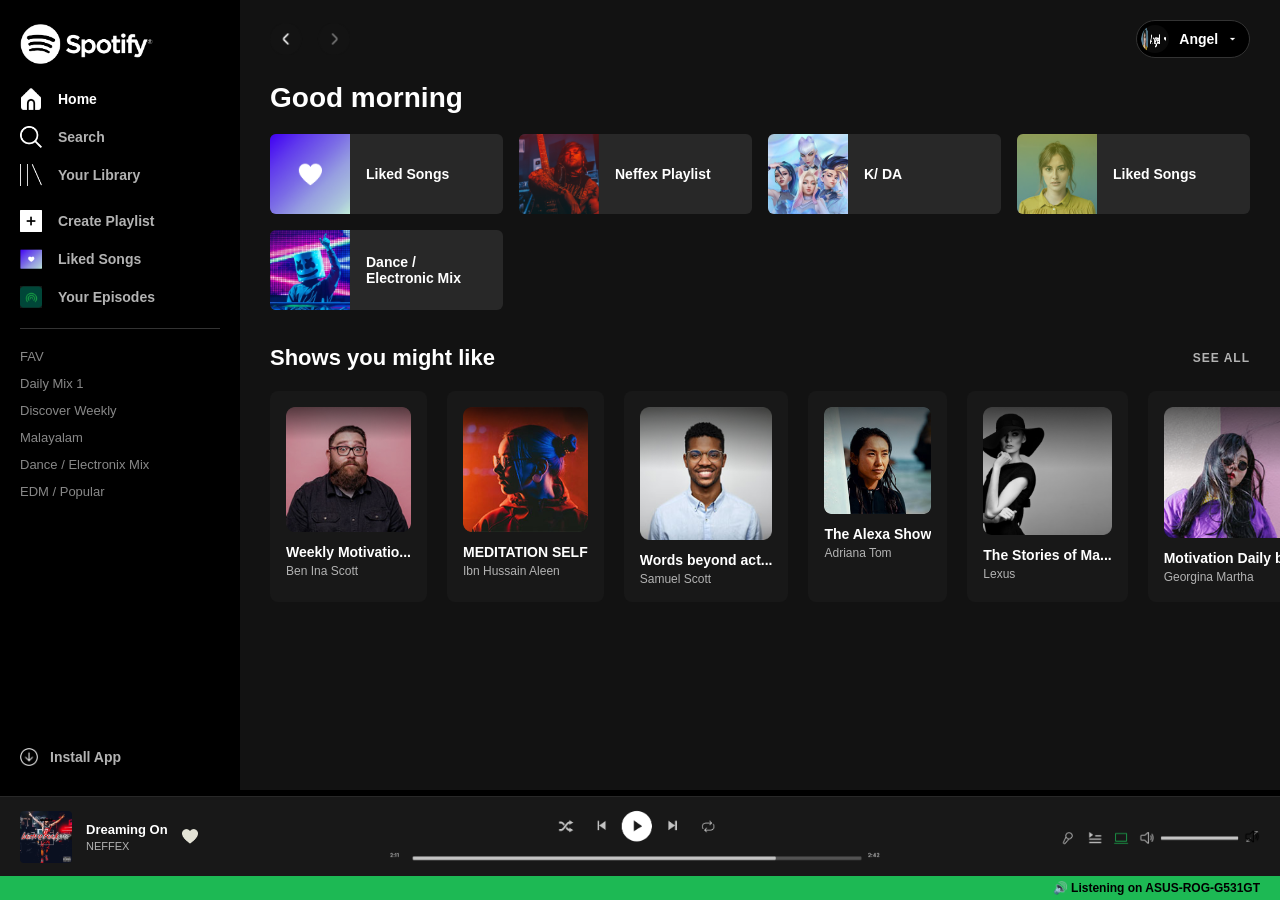
<file: 10.spotify-clone/assignment10.html>
﻿<!DOCTYPE html>
<html lang="en">

<head>
    <meta charset="UTF-8">
    <meta name="viewport" content="width=device-width, initial-scale=1.0">
    <title>Spotify</title>
    <link rel="stylesheet" href="assignment10.css">
</head>

<body>
    <div class="spotify-wrap">
        <aside class="left-sidebar">
            <img src="assets/Spotify logo.png" alt="Spotify" class="brand-logo">

            <nav class="main-nav">
                <a href="#" class="nav-item active"><img src="assets/Home.png" alt="Home"><span>Home</span></a>
                <a href="#" class="nav-item"><img src="assets/Search.png" alt="Search"><span>Search</span></a>
                <a href="#" class="nav-item"><img src="assets/Your library.png" alt="Library"><span>Your Library</span></a>
            </nav>

            <div class="user-actions">
                <a href="#" class="nav-item"><img src="assets/Create.png" alt="Create"><span>Create Playlist</span></a>
                <a href="#" class="nav-item"><img src="assets/Group 2.png" alt="Liked"><span>Liked Songs</span></a>
                <a href="#" class="nav-item"><img src="assets/your episodes.png" alt="Episodes"><span>Your Episodes</span></a>
            </div>

            <div class="menu-divider"></div>

            <div class="playlist-list">
                <a href="#" class="playlist-name">FAV</a>
                <a href="#" class="playlist-name">Daily Mix 1</a>
                <a href="#" class="playlist-name">Discover Weekly</a>
                <a href="#" class="playlist-name">Malayalam</a>
                <a href="#" class="playlist-name">Dance / Electronix Mix</a>
                <a href="#" class="playlist-name">EDM / Popular</a>
            </div>

            <a href="#" class="install-link">
                <img src="assets/grommet-icons_install-option.png" alt="Install">
                <span>Install App</span>
            </a>
        </aside>

        <main class="content-area">
            <header class="top-bar">
                <img src="assets/top arrow navigation.png" alt="Nav" class="nav-arrows">
                <div class="user-pill">
                    <img src="assets/User.png" alt="User" class="user-avatar">
                    <span class="user-name">Angel</span>
                    <img src="assets/fi-ss-caret-down.png" alt="v" class="down-caret">
                </div>
            </header>

            <section class="home-section">
                <h2 class="section-heading">Good morning</h2>
                <div class="mix-grid">
                    <div class="mix-card">
                        <img src="assets/Liked.png" alt="Liked" class="mix-cover">
                        <span class="mix-label">Liked Songs</span>
                    </div>
                    <div class="mix-card">
                        <img src="assets/image4.png" alt="Neffex" class="mix-cover">
                        <span class="mix-label">Neffex Playlist</span>
                    </div>
                    <div class="mix-card">
                        <img src="assets/image3.png" alt="K/DA" class="mix-cover">
                        <span class="mix-label">K/ DA</span>
                    </div>
                    <div class="mix-card">
                        <img src="assets/image1.png" alt="Liked" class="mix-cover">
                        <span class="mix-label">Liked Songs</span>
                    </div>
                    <div class="mix-card">
                        <img src="assets/image2.png" alt="Dance" class="mix-cover">
                        <span class="mix-label">Dance / Electronic Mix</span>
                    </div>
                </div>
            </section>

            <section class="home-section">
                <div class="shows-header">
                    <h2 class="section-heading">Shows you might like</h2>
                    <a href="#" class="see-all">SEE ALL</a>
                </div>
                <div class="shows-grid">
                    <div class="show-card">
                        <img src="assets/image9.png" alt="Show" class="show-cover">
                        <h4 class="show-title">Weekly Motivatio...</h4>
                        <p class="show-host">Ben Ina Scott</p>
                    </div>
                    <div class="show-card">
                        <img src="assets/image8.png" alt="Show" class="show-cover">
                        <h4 class="show-title">MEDITATION SELF</h4>
                        <p class="show-host">Ibn Hussain Aleen</p>
                    </div>
                    <div class="show-card">
                        <img src="assets/image7.png" alt="Show" class="show-cover">
                        <h4 class="show-title">Words beyond act...</h4>
                        <p class="show-host">Samuel Scott</p>
                    </div>
                    <div class="show-card">
                        <img src="assets/image6.png" alt="Show" class="show-cover">
                        <h4 class="show-title">The Alexa Show</h4>
                        <p class="show-host">Adriana Tom</p>
                    </div>
                    <div class="show-card">
                        <img src="assets/image5.png" alt="Show" class="show-cover">
                        <h4 class="show-title">The Stories of Ma...</h4>
                        <p class="show-host">Lexus</p>
                    </div>
                    <div class="show-card">
                        <img src="assets/image10.png" alt="Show" class="show-cover">
                        <h4 class="show-title">Motivation Daily b...</h4>
                        <p class="show-host">Georgina Martha</p>
                    </div>
                </div>
            </section>
        </main>
    </div>

    <footer class="player-bar">
        <div class="track-left">
            <img src="assets/image11.png" alt="Album" class="album-thumb">
            <div class="track-info">
                <span class="track-name">Dreaming On</span>
                <span class="track-artist">NEFFEX</span>
            </div>
            <img src="assets/heart.png" alt="Heart" class="like-icon">
        </div>
        <div class="player-center">
            <img src="assets/Music Player Options.png" alt="Controls" class="player-controls">
        </div>
        <div class="player-right">
            <img src="assets/Right options.png" alt="Options" class="volume-controls">
        </div>
    </footer>

    <div class="device-banner">
        <span>&#128266; Listening on ASUS-ROG-G531GT</span>
    </div>
</body>

</html>
</file>
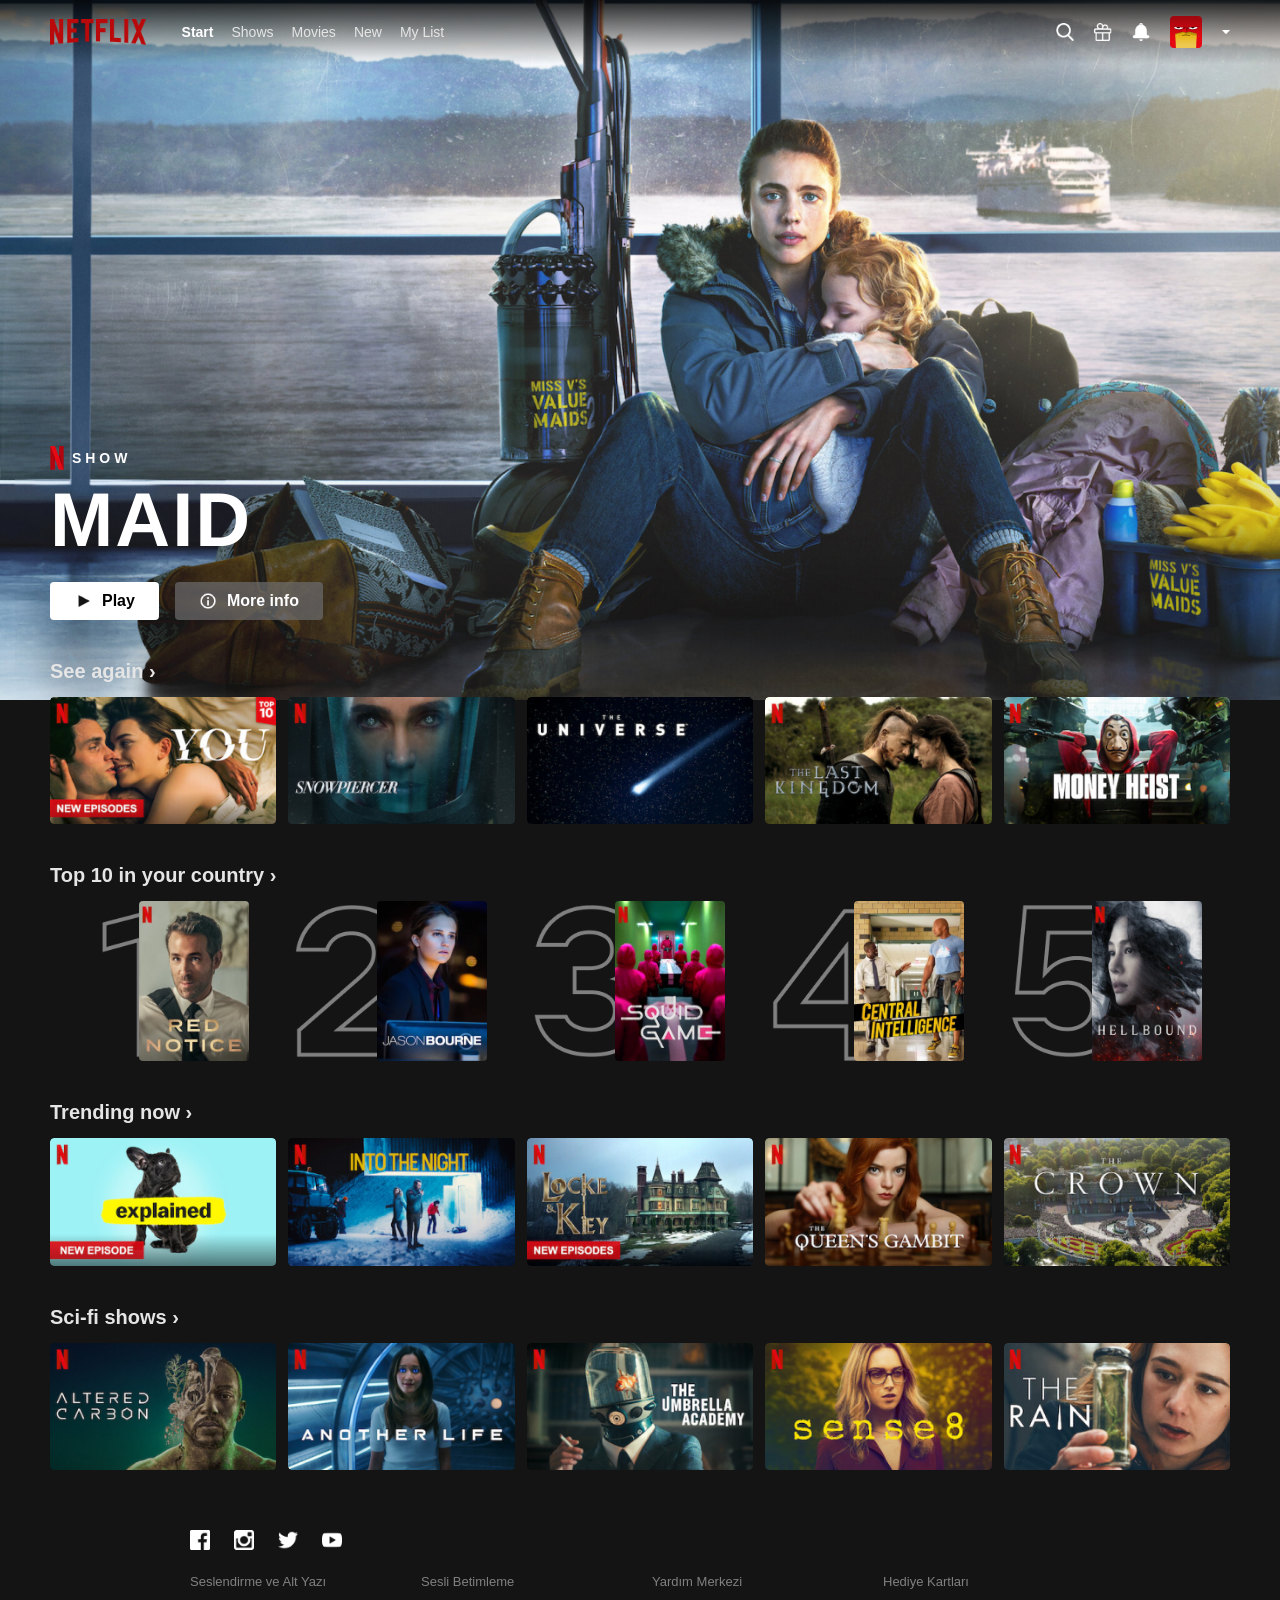
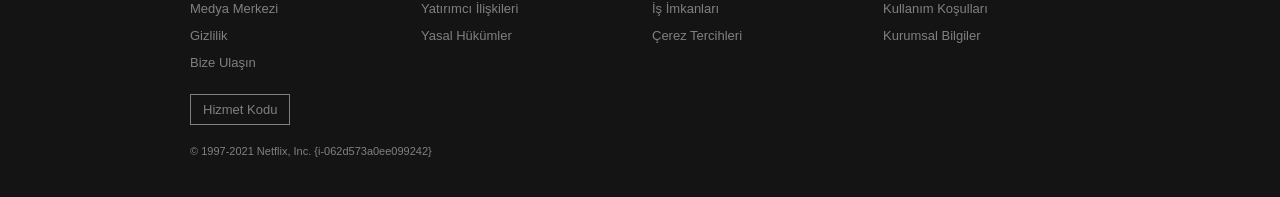
<file: 11.netflix-clone/assignment11.html>
﻿<!doctype html>
<html lang="en">

<head>
  <meta charset="UTF-8" />
  <meta name="viewport" content="width=device-width, initial-scale=1.0" />
  <title>Netflix</title>
  <link rel="stylesheet" href="assignment11.css" />
</head>

<body>
  <header class="top-nav">
    <div class="nav-left">
      <img src="assets/NetflixLogoSvg.png" alt="Netflix" class="nf-logo" />
      <nav class="nav-menu">
        <a href="#" class="menu-link active">Start</a>
        <a href="#" class="menu-link">Shows</a>
        <a href="#" class="menu-link">Movies</a>
        <a href="#" class="menu-link">New</a>
        <a href="#" class="menu-link">My List</a>
      </nav>
    </div>

    <div class="nav-right">
      <img src="assets/Search.png" alt="Search" class="nav-icon" />
      <img src="assets/GiftBox.png" alt="Gift" class="nav-icon" />
      <img src="assets/NotificationBell.png" alt="Bell" class="nav-icon" />
      <img src="assets/ProfileIMG.png" alt="User" class="user-avatar" />
      <img src="assets/DownArrow.png" alt="v" class="caret-icon" />
    </div>
  </header>

  <section class="hero-banner">
    <div class="hero-content">
      <div class="show-badge">
        <img src="assets/Netflix_Symbol_RGB 1.png" alt="N" class="n-symbol" />
        <span>SHOW</span>
      </div>
      <h1 class="hero-title">MAID</h1>
      <div class="hero-buttons">
        <button class="hero-btn play-btn" type="button">
          <img src="assets/Play.png" alt=">" />Play
        </button>
        <button class="hero-btn info-btn" type="button">
          <img src="assets/Detail.png" alt="i" />More info
        </button>
      </div>
    </div>
  </section>

  <main class="catalog-wrap">
    <section class="row-section">
      <h2 class="row-heading">See again &rsaquo;</h2>
      <div class="poster-row">
        <div class="poster-card">
          <img src="assets/section 1.1.png" alt="You" class="poster-img" />
        </div>
        <div class="poster-card">
          <img src="assets/section 1.2.png" alt="Snowpiercer" class="poster-img" />
        </div>
        <div class="poster-card">
          <img src="assets/section 1.3.png" alt="The Universe" class="poster-img" />
        </div>
        <div class="poster-card">
          <img src="assets/section 1.4.png" alt="The Last Kingdom" class="poster-img" />
        </div>
        <div class="poster-card">
          <img src="assets/section 1.5.png" alt="Money Heist" class="poster-img" />
        </div>
      </div>
    </section>

    <section class="row-section">
      <h2 class="row-heading">Top 10 in your country &rsaquo;</h2>
      <div class="poster-row">
        <div class="top10-card">
          <img src="assets/Rank - 01.png" alt="1" class="rank-num" />
          <img src="assets/section 2.1.png" alt="Red Notice" class="rank-poster" />
        </div>
        <div class="top10-card">
          <img src="assets/Rank - 02.png" alt="2" class="rank-num" />
          <img src="assets/section 2.2.png" alt="Jason Bourne" class="rank-poster" />
        </div>
        <div class="top10-card">
          <img src="assets/Rank - 03.png" alt="3" class="rank-num" />
          <img src="assets/section 2.3.png" alt="Squid Game" class="rank-poster" />
        </div>
        <div class="top10-card">
          <img src="assets/Rank - 04.png" alt="4" class="rank-num" />
          <img src="assets/section 2.4.png" alt="Central Intelligence" class="rank-poster" />
        </div>
        <div class="top10-card">
          <img src="assets/Rank - 05.png" alt="5" class="rank-num" />
          <img src="assets/section 2.5.png" alt="Hellbound" class="rank-poster" />
        </div>
      </div>
    </section>

    <section class="row-section">
      <h2 class="row-heading">Trending now &rsaquo;</h2>
      <div class="poster-row">
        <div class="poster-card">
          <img src="assets/section 3.1.png" alt="Explained" class="poster-img" />
        </div>
        <div class="poster-card">
          <img src="assets/section 3.2.png" alt="Into the Night" class="poster-img" />
        </div>
        <div class="poster-card">
          <img src="assets/section 3.3.png" alt="Locke &amp; Key" class="poster-img" />
        </div>
        <div class="poster-card">
          <img src="assets/section 3.4.png" alt="The Queen's Gambit" class="poster-img" />
        </div>
        <div class="poster-card">
          <img src="assets/section 3.5.png" alt="The Crown" class="poster-img" />
        </div>
      </div>
    </section>

    <section class="row-section">
      <h2 class="row-heading">Sci-fi shows &rsaquo;</h2>
      <div class="poster-row">
        <div class="poster-card">
          <img src="assets/section 4.1.png" alt="Altered Carbon" class="poster-img" />
        </div>
        <div class="poster-card">
          <img src="assets/section 4.2.png" alt="Another Life" class="poster-img" />
        </div>
        <div class="poster-card">
          <img src="assets/section 4.3.png" alt="The Umbrella Academy" class="poster-img" />
        </div>
        <div class="poster-card">
          <img src="assets/section 4.4.png" alt="Sense8" class="poster-img" />
        </div>
        <div class="poster-card">
          <img src="assets/section 4.5.png" alt="The Rain" class="poster-img" />
        </div>
      </div>
    </section>
  </main>

  <footer class="site-footer">
    <div class="social-links">
      <img src="assets/facebook.png" alt="FB" class="social-icon" />
      <img src="assets/instagram.png" alt="IG" class="social-icon" />
      <img src="assets/twitter.png" alt="TW" class="social-icon" />
      <img src="assets/youtube.png" alt="YT" class="social-icon" />
    </div>
    <div class="footer-grid">
      <a href="#" class="footer-link">Seslendirme ve Alt Yaz&#305;</a>
      <a href="#" class="footer-link">Sesli Betimleme</a>
      <a href="#" class="footer-link">Yard&#305;m Merkezi</a>
      <a href="#" class="footer-link">Hediye Kartlar&#305;</a>
      <a href="#" class="footer-link">Medya Merkezi</a>
      <a href="#" class="footer-link">Yat&#305;r&#305;mc&#305; &#304;li&#351;kileri</a>
      <a href="#" class="footer-link">&#304;&#351; &#304;mkanlar&#305;</a>
      <a href="#" class="footer-link">Kullan&#305;m Ko&#351;ullar&#305;</a>
      <a href="#" class="footer-link">Gizlilik</a>
      <a href="#" class="footer-link">Yasal H&uuml;k&uuml;mler</a>
      <a href="#" class="footer-link">&Ccedil;erez Tercihleri</a>
      <a href="#" class="footer-link">Kurumsal Bilgiler</a>
      <a href="#" class="footer-link">Bize Ula&#351;&#305;n</a>
    </div>
    <button class="service-btn" type="button">Hizmet Kodu</button>
    <p class="copyright">&copy; 1997-2021 Netflix, Inc. {i-062d573a0ee099242}</p>
  </footer>
</body>

</html>
</file>
<file: 02.calculator/style.css>
.calc-box {
    background-color: rgb(56, 49, 49);
    width: 600px;
    height: 700px;
    padding: 35px;
    margin: 40px;
}

.display-bar {
    width: 570px;
    height: 100px;
    text-align: right;
    font-size: 80px;
    font-family: Cambria, Cochin, Georgia, Times, 'Times New Roman', serif;
    color: white;
}

.pad-wrap {
    width: 600px;
    height: 600px;
}

.pad-rows {
    display: flex;
    align-self: center;
    width: 600px;
    height: 600px;
    gap: 20px;
    flex-direction: column;
}

.key-row {
    display: flex;
    justify-content: center;
    width: 590px;
    height: 100px;
    gap: 50px;
}

.key-row div {
    display: flex;
    justify-content: center;
    align-items: center;
    font-size: 40px;
    font-family: Verdana, Geneva, Tahoma, sans-serif;
    width: 100px;
    height: 100px;
    color: white;
    border: 1px solid rgb(85, 83, 83);
    border-radius: 50%;
    background-color: rgb(85, 83, 83);
}
</file>
<file: 03.sudoku/style.css>
body {
    background-color: #4e4e4e;
    font-family: Arial, sans-serif;
}

.board-area {
    width: 100%;
    min-height: 100vh;
    display: flex;
    justify-content: center;
    align-items: center;
    gap: 35px;
    padding: 30px;
    background-color: rgb(158, 154, 154);
}

.puzzle-box {
    display: flex;
    flex-direction: column;
    align-items: center;
    gap: 20px;
}

h2 {
    font-size: 25px;
    font-weight: 400;
    letter-spacing: 2px;
    color: #222;
}

.grid-box {
    width: 315px;
    height: 315px;
    display: flex;
    flex-direction: column;
    border: 2px solid #222;
}

.grid-row {
    width: 100%;
    height: 35px;
    display: flex;
}

.box-cell {
    width: 35px;
    height: 35px;
    border: 1px solid #777;
    display: flex;
    justify-content: center;
    align-items: center;
    font-size: 22px;
    color: #222;
}

.shaded {
    background-color: #a5d5bd;
}
</file>
<file: 04.ludo/style.css>
* {
    margin: 0;
    padding: 0;
    box-sizing: border-box;
}

body {
    background: #f5f5f5;
    display: flex;
    justify-content: center;
    align-items: center;
    min-height: 100vh;
}

.ludo-wrap {
    width: 540px;
    height: 540px;
    display: flex;
    flex-direction: column;
    border: 1px solid black;
}

.upper-half, .lower-half {
    display: flex;
    width: 100%;
    height: 40%;
}

.mid-strip {
    display: flex;
    width: 100%;
    height: 20%;
}

.clr-red { background: #ff0000; }
.clr-green { background: #008000; }
.clr-blue { background: #0000ff; }
.clr-yellow { background: #ffff00; }

.yard {
    width: 40%;
    height: 100%;
    display: flex;
    justify-content: center;
    align-items: center;
}

.token-pad {
    width: 70%;
    height: 70%;
    background: white;
    display: flex;
    flex-wrap: wrap;
    justify-content: space-around;
    align-content: space-around;
    padding: 10px;
}

.token-pad div {
    width: 36px;
    height: 36px;
    border: 4px solid;
    border-radius: 50%;
}

.clr-red .token-pad div { border-color: red; }
.clr-green .token-pad div { border-color: green; }
.clr-blue .token-pad div { border-color: blue; }
.clr-yellow .token-pad div { border-color: yellow; }

.path {
    display: flex;
    flex-direction: column;
}

.col-path {
    width: 20%;
    height: 100%;
}

.row-path {
    width: 40%;
    height: 100%;
}

.step-row {
    display: flex;
    width: 100%;
    flex: 1;
}

.step-row div {
    flex: 1;
    border: 1px solid black;
    display: flex;
    justify-content: center;
    align-items: center;
    font-size: 24px;
}

.goal-box {
    width: 20%;
    height: 100%;
    position: relative;
    overflow: hidden;
}

.wedge {
    width: 100%;
    height: 100%;
    position: absolute;
}

.wedge.clr-green {
    clip-path: polygon(0 0, 100% 0, 50% 50%);
}

.wedge.clr-red {
    clip-path: polygon(0 0, 0 100%, 50% 50%);
}

.wedge.clr-yellow {
    clip-path: polygon(100% 0, 100% 100%, 50% 50%);
}

.wedge.clr-blue {
    clip-path: polygon(0 100%, 100% 100%, 50% 50%);
}
</file>
<file: 05.super over/style.css>
* {
    margin: 0;
    padding: 0;
    box-sizing: border-box;
}

body {
    background: #101820;
}

.stadium {
    width: 100%;
    min-height: 620px;
    height: 100vh;
    border: 5px solid white;
    display: flex;
    flex-direction: column;
    align-items: center;
    position: relative;
}

.stadium::before {
    content: "";
    position: absolute;
    width: 130%;
    height: 35%;
    bottom: -5%;
    left: -15%;
    background: radial-gradient(ellipse, #244d0d, #071b05 75%);
    border-top: 20px solid #263d2e;
}

.top-badge {
    display: flex;
    align-items: center;
    justify-content: center;
    margin-top: 25px;
    color: white;
}

.top-badge span {
    font-size: 35px;
}

.top-badge h3 {
    font-size: 22px;
    line-height: 19px;
    font-weight: 800;
}

.board-row {
    width: 70%;
    display: flex;
    justify-content: space-between;
    align-items: center;
    margin-top: 65px;
    z-index: 1;
}

.team-box {
    width: 44%;
    height: 285px;
    border-radius: 18px;
    display: flex;
    flex-direction: column;
    align-items: center;
    justify-content: space-evenly;
    color: white;
}

.team-ind {
    background: #0872d0;
}

.team-pak {
    background: #39b523;
}

.team-box h1 {
    font-size: 65px;
    font-weight: 800;
}

.ball-list {
    display: flex;
    justify-content: center;
    align-items: center;
    gap: 7px;
}

.ball-list span {
    width: 38px;
    height: 38px;
    border-radius: 50%;
    background: white;
    color: black;
    display: flex;
    justify-content: center;
    align-items: center;
    font-size: 23px;
    font-weight: bold;
}

.team-box h2 {
    font-size: 38px;
    font-weight: 800;
}

.controls {
    display: flex;
    justify-content: center;
    align-items: center;
    gap: 45px;
    margin-top: 60px;
}

.controls button {
    width: 80px;
    height: 80px;
    border: 4px solid white;
    border-radius: 22px;
    color: white;
    font-size: 55px;
    display: flex;
    justify-content: center;
    align-items: center;
}

.edit-btn {
    background: orange;
}

.reset-btn {
    background: red;
}
</file>
<file: 06.cricket_app/style.css>
* {
    margin: 0;
    padding: 0;
}

body {
    background-image: url("backgroud.png");
    background-size: cover;
    background-position: center;
    background-repeat: no-repeat;
}

.board-logo {
    display: flex;
    justify-content: flex-end;
    margin-top: -50px;
    margin-bottom: 10px;
}

.board-logo img {
    width: 140px;
    height: auto;
}

.match-wrap {
    padding: 65px 4%;
    min-height: 100vh;
}

h1 {
    font-size: 38px;
    margin-bottom: 3px;
}

h3 {
    color: gray;
    margin-bottom: 25px;
}

.card-table {
    width: 760px;
    background-color: white;
}

.innings-bar {
    display: flex;
    justify-content: space-between;
    align-items: center;
    background-color: #f4513b;
    color: white;
    padding: 10px 15px;
    font-size: 14px;
}

.stat-row {
    display: flex;
    align-items: center;
    height: 35px;
    border-bottom: 1px solid #ddd;
    font-size: 14px;
}

.stat-row > div {
    display: flex;
    align-items: center;
    justify-content: center;
}

.batter {
    width: 26%;
    padding-left: 17px;
    justify-content: flex-start;
    color: #3986ed;
}

.dismissal {
    width: 36%;
    color: gray;
}

.stat-row > div:nth-child(n+3) {
    width: 7%;
}

.col-head {
    background-color: #fafafa;
}

.wide-col {
    width: 74%;
    padding-left: 0;
}

.dnb-list {
    width: 74%;
    color: #3986ed;
}

.bottom-row {
    height: 45px;
}
</file>
<file: 07.Kidz-world/style.css>
body {
    background-color: rgb(120, 109, 109);
}

.store-page {
    background-color: white;
}

.top-strip {
    background-color: white;
    display: flex;
    justify-content: space-around;
    gap: 60%;
    align-items: center;
    font-family: 'Segoe UI', Tahoma, Geneva, Verdana, sans-serif;
}

.cart-box {
    width: 200px;
    display: flex;
    justify-content: center;
    align-items: center;
    gap: 10px;
}

.hero-banner {
    background-image: url(kw-background.png);
    background-repeat: no-repeat;
    background-size: cover;
    height: 30vw;
    font-size: 30px;
    display: flex;
    justify-content: center;
    flex-direction: column;
    color: white;
    line-height: 5px;
}

.catalog-row {
    width: 100%;
}

h1 {
    margin-left: 20px;
    margin-bottom: 6px;
    color: #222;
}

.card-list {
    display: flex;
    justify-content: space-around;
    gap: 20px;
    flex-wrap: wrap;
}

.item-tile {
    width: 200px;
    display: flex;
    flex-direction: column;
}

.item-tile img {
    width: 200px;
    height: 280px;
    object-fit: cover;
    border-radius: 7px;
    display: block;
}

.item-tile h3 {
    font-size: 8px;
    font-weight: bold;
    color: #111;
}

.creator {
    font-size: 20px;
    color: #888;
}

.tile-bottom {
    display: flex;
    align-items: center;
    justify-content: space-around;
    gap: 80px;
}

.cost {
    font-size: 20px;
}

button {
    background-color: #6195ff;
    color: white;
    height: 30px;
    width: 300px;
    border-radius: 3px;
    font-size: 20px;
    font-weight: bold;
}
</file>
<file: 09.amazon-clone/style.css>
* {
    margin: 0;
    padding: 0;
}

.site-shell {
    width: 100vw;
    /* background-color: aqua; */
}

.top-wrapper {
    height: 12vh;
    /* border: 4px solid black; */
}

.top-strip {
    height: 7vh;
    border: 2px solid black;
    display: flex;
    /* justify-content: space-between; */
    gap: 5px;
    background-color: #131921;
    color: white;
}

.site-logo {
    background-image: url(logo.png);
    background-repeat: no-repeat;
    padding-right: 2px;
    width: 10vw;
    /* border: 2px solid black; */
    height: 7vh;
}

.deliver-box {
    width: 12vw;
    /* border: 2px solid black; */
    height: 7vh;
}

.deliver-box div {
    padding: 4px;
    /* padding-left: 30px; */
}

/* .pin-icon{
    width: 2vw;
    height: 2vh;
} */

.search-wrap {
    width: 45vw;
    /* border: 2px solid black; */
    height: 7vh;
    display: flex;
    flex-direction: row;
}

.cat-select {
    display: flex;
    width: 5vw;
    /* border: 2px solid red; */
    height: 5vh;
    align-self: center;
    align-items: center;
    padding-left: 6px;
    font-size: 22px;
    border-radius: 4px;
}

.search-input {
    width: 35vw;
    /* border: 2px solid red; */
    display: flex;
    height: 5vh;
    color: gray;
    align-items: center;
    align-self: center;
    padding-left: 10px;
    background-color: white;
    font-family: sans-serif;
}

.search-go {
    width: 5vw;
    /* border: 2px solid red; */
    height: 5vh;
    align-self: center;
    background-color: #FEBD69;
    border-radius: 4px;
}

.lang-pick {
    width: 4vw;
    /* border: 2px solid black; */
    height: 7vh;
}

.flag-wrap {
    display: flex;
    align-self: center;
    padding-left: 4px;
    padding-top: 10px;
}

.acct-box {
    width: 11vw;
    /* border: 2px solid black; */
    height: 7vh;
    display: flex;
    flex-direction: column;
    line-height: 20px;
    padding-left: 10px;
    align-content: center;
    font-size: 20px;
}

.hello-txt {
    padding-top: 10px;
}

.orders-box {
    width: 9vw;
    /* border: 2px solid black; */
    height: 7vh;
    display: flex;
    justify-content: space-around;
    font-size: 25px;
}

.basket-box {
    width: 7vw;
    /* border: 2px solid black; */
    height: 7vh;
    display: flex;
    align-items: center;
    font-size: 30px;
}

.sub-nav {
    height: 5vh;
    /* border: 2px solid black; */
    display: flex;
    justify-content: space-between;
    background-color: #232F3E;
    color: white;
}

.nav-links {
    display: flex;
    gap: 15px;
    height: 5vh;
    flex-direction: row;
    justify-content: flex-start;
    margin-left: 10px;
}

.nav-links div {
    /* border: 2px solid blue; */
    font-size: 18px;
    font-weight: 600;
    align-self: center;
    /* justify-content: left; */
    font-family: sans-serif;
}

.promo-right {
    display: flex;
    width: 25vw;
    /* border: 2px solid red; */
    height: 5vh;
    gap: 10px;
    /* justify-content: space-around; */
}

.promo-icon {
    background-image: url(lion.png);
    width: 9vw;
    height: 4.8vh;
    /* border: 2px solid blanchedalmond; */
}

/* .prime-text{
    width: 190px;
    border: 2px solid palegreen;
    display: flex;
    flex-direction: column;
} */
/* .prime{
    border: 4px solid brown;
    width: 20vw;
    font-size: 15px;
} */

.prime-date {
    /* border: 2px solid blueviolet; */
    font-size: 20px;
    margin-top: 10px;
}

.hero-bg {
    background-image: url(background\ picture.png);
    background-repeat: no-repeat;
    width: 100vw;
    height: 100vh;
    position: relative;
}

.card-grid {
    width: 96vw;
    height: 50vh;
    /* border: 2px solid red; */
    margin-left: 20px;
    display: flex;
    justify-content: space-around;
    align-items: center;
    /* background-color: aqua; */
    position: absolute;
    top: 330px;
}

.deal-box {
    width: 22vw;
    height: 50vh;
    /* border: 2px solid red; */
    display: flex;
    justify-content: center;
    flex-direction: column;
    align-items: center;
    background-color: white;
}

.box-title {
    width: 20vw;
    height: 6vh;
    /* border: 2px solid black; */
    font-size: 19px;
    font-family: sans-serif;
}

.box-items {
    /* border: 2px solid red; */
    width: 20vw;
    height: 40vh;
    display: flex;
    flex-direction: column;
    justify-content: center;
}

.box-items > div {
    width: 20vw;
    height: 25vh;
    /* border: 2px solid black; */
    justify-content: space-between;
    display: flex;
    flex-direction: row;
}

.box-items > div > div {
    width: 9vw;
    height: 15vh;
    font-size: 15px;
    font-family: sans-serif;
    /* border: 2px solid blueviolet; */
}

.box-items > div > div > img {
    width: 100%;
    height: 100%;
    object-fit: cover;
    display: block;
}
</file>
<file: 01.Assignment/Question 2 — Fix the product card layout/style.css>
.item-grid {
  display: flex;
  width: 900px;
  height: 700px;
  flex-direction: row;
  flex-wrap: wrap;
  justify-content: center;
  align-items: center;
  align-content: center;
  gap: 20px;
  padding: 50px;
  margin: 100px;
  background-color: rgb(239, 235, 235);
}

.item-card {
  width: 250px;
  height: 300px;
  display: flex;
  flex-direction: column;
  justify-content: space-between;
  align-items: center;
  padding: 15px;
  border: 1px solid #ccc;
  background-color: white;
}

.item-card img {
  width: 100%;
  height: 120px;
  object-fit: cover;
}

.item-card button {
  margin-top: auto;
  width: 100px;
}
</file>
<file: 01.Assignment/Question 3 — Fix the flexible dashboard columns/style.css>
.panel-wrap {
    display: flex;
    width: 1400px;
    height: 400px;
    flex-direction: row;
    gap: 15px;
    padding: 15px;
    align-items: center;
    background-color: red;
}

.left-nav {
    width: 200px;
    height: 400px;
    background: #ddd;
    display: flex;
    flex-direction: column;
    justify-content: flex-start;
}

.center-area {
    width: 800px;
    height: 400px;
    background: #e8f0ff;
    min-width: 0;
}

.right-feed {
    flex: 1 1 250px;
    width: 250px;
    height: 400px;
    background: #eee;
    align-self: auto;
}
</file>
<file: 01.Assignment/Question 4 — Fix the responsive team section/style.css>
.crew-list {
  display: flex;
  flex-flow: wrap;
  flex-direction: row;
  width: 1400px;
  gap: 20px;
  background-color: red;
  align-self: center;
  justify-content: space-between;
}

.crew-card {
  min-width: 400px;
  padding: 20px;
  border: 1px solid #999;
  background: #f5f5f5;
}

.crew-card:nth-child(3) {
  order: 4;
}

.crew-card:nth-child(1) {
  order: 0;
}

.crew-card:nth-child(2) {
  order: 1;
}

.crew-card:nth-child(4) {
  order: 2;
}
</file>
<file: 01.Assignment/Question 5 — Fix the complete application layout/style.css>
* {
  box-sizing: border-box;
}

html,
body {
  margin: 0;
  min-height: 100%;
}

.page-wrap {
  display: flex;
  min-height: 100vh;
  flex-direction: column;
}

.site-top {
  display: flex;
  flex-direction: column;
  justify-content: center;
  padding: 20px;
  color: rgb(4, 4, 4);
  border: 4px solid black;
}

.site-top nav {
  gap: 20px;
  display: flex;
  justify-content: space-around;
  flex-direction: row;
  border: 6px solid black;
}

.site-top nav a {
  color: rgb(0, 0, 0);
  font-size: 20px;
  text-decoration: none;
}

.middle-wrap {
  display: flex;
  justify-content: space-between;
  flex-direction: row;
  flex-grow: 1;
  padding: 20px;
}

.cat-panel {
  align-self: stretch;
  padding: 15px;
  width: 900px;
  background: #eee;
  border: 4px solid black;
}

.welcome-box {
  flex: 0 1 250px;
  padding: 15px;
  background: #f5f5f5;
  border: 4px solid black;
}

.site-bottom {
  display: flex;
  justify-content: space-around;
  padding: 15px;
  background: #222;
  color: white;
}
</file>
<file: 08.youtube-clone/assignment8.css>
﻿* {
    box-sizing: border-box;
    margin: 0;
    padding: 0;
}

body {
    font-family: Arial, Helvetica, sans-serif;
    background: #000;
    color: #fff;
    overflow-x: hidden;
}

/* Header */
.yt-header {
    position: sticky;
    top: 0;
    z-index: 100;
    display: flex;
    justify-content: space-between;
    align-items: center;
    padding: 10px 20px;
    background: #000;
    border-bottom: 1px solid #333;
}

.header-left {
    display: flex;
    align-items: center;
    gap: 16px;
}

.icon-btn {
    background: transparent;
    border: none;
    cursor: pointer;
    display: flex;
    align-items: center;
}

.icon-btn img {
    height: 20px;
}

.yt-logo {
    height: 20px;
}

.header-center {
    display: flex;
    align-items: center;
    gap: 12px;
    flex: 0 1 650px;
    justify-content: center;
}

.search-box {
    display: flex;
    width: 100%;
    max-width: 550px;
}

.search-box input {
    width: 100%;
    padding: 8px 14px;
    background: #000;
    color: #fff;
    border: 1px solid #444;
    border-right: none;
    border-radius: 20px 0 0 20px;
    outline: none;
    font-size: 15px;
}

.search-btn {
    background: #333;
    border: 1px solid #444;
    border-radius: 0 20px 20px 0;
    padding: 0 20px;
    cursor: pointer;
    display: flex;
    align-items: center;
}

.search-btn img {
    height: 16px;
}

.mic-btn {
    background: #222;
    border: none;
    border-radius: 50%;
    width: 36px;
    height: 36px;
    display: flex;
    align-items: center;
    justify-content: center;
    cursor: pointer;
    flex-shrink: 0;
}

.mic-btn img {
    height: 16px;
}

.header-right {
    display: flex;
    align-items: center;
    gap: 20px;
}

.profile-pic {
    width: 32px;
    height: 32px;
    border-radius: 50%;
    display: block;
}

/* Main layout */
.page-layout {
    display: flex;
    min-height: calc(100vh - 56px);
}

.sidebar {
    width: 240px;
    flex-shrink: 0;
    background: #000;
    padding: 12px 0;
}

.side-nav {
    display: flex;
    flex-direction: column;
}

.side-link {
    display: flex;
    align-items: center;
    gap: 24px;
    padding: 10px 24px;
    color: #fff;
    text-decoration: none;
    font-size: 14px;
}

.side-link img {
    width: 20px;
    height: 20px;
    object-fit: contain;
}

.side-link.active {
    background: #333;
    font-weight: 700;
}

.side-divider {
    border-top: 1px solid #333;
    margin: 12px 0;
}

.sub-heading {
    font-size: 13px;
    font-weight: 700;
    color: #888;
    padding: 8px 24px;
    letter-spacing: 0.5px;
}

.channel-icon {
    border-radius: 50%;
    width: 24px;
    height: 24px;
}

.channel-label {
    flex: 1;
    white-space: nowrap;
    overflow: hidden;
    text-overflow: ellipsis;
}

.live-dot {
    width: 6px;
    height: 6px;
    background: #1e90ff;
    border-radius: 50%;
    margin-left: auto;
}

/* Feed & Filter Chips */
.feed-area {
    flex: 1;
    padding: 15px 24px;
    background: #000;
    overflow-x: hidden;
}

.filter-bar {
    display: flex;
    gap: 12px;
    align-items: center;
    overflow-x: auto;
    white-space: nowrap;
    padding-bottom: 12px;
    margin-bottom: 20px;
}

.filter-chip {
    background: #333;
    color: #fff;
    border: none;
    padding: 7px 14px;
    border-radius: 16px;
    font-size: 13px;
    cursor: pointer;
    flex-shrink: 0;
}

.filter-chip.active {
    background: #fff;
    color: #000;
    font-weight: 700;
}

.filter-chip.next-arrow {
    padding: 7px 12px;
    font-weight: 700;
}

/* Video Grid */
.video-grid {
    display: grid;
    grid-template-columns: repeat(4, 1fr);
    gap: 24px 16px;
}

.video-card {
    display: flex;
    flex-direction: column;
    cursor: pointer;
}

.thumb-img {
    width: 100%;
    aspect-ratio: 16 / 9;
    object-fit: cover;
    border-radius: 10px;
    display: block;
}

.video-info {
    display: flex;
    gap: 12px;
    margin-top: 12px;
}

.channel-avatar {
    width: 36px;
    height: 36px;
    border-radius: 50%;
    flex-shrink: 0;
}

.video-meta {
    display: flex;
    flex-direction: column;
}

.video-meta.no-avatar {
    padding-left: 4px;
}

.video-title {
    font-size: 14px;
    font-weight: 700;
    line-height: 1.35;
    color: #fff;
}

.channel-name {
    font-size: 12px;
    color: #aaa;
    margin-top: 6px;
    display: flex;
    align-items: center;
    gap: 4px;
}

.verified-badge {
    width: 12px;
    height: 12px;
}

.video-stats {
    font-size: 12px;
    color: #aaa;
    margin-top: 2px;
}

@media (max-width: 1200px) {
    .video-grid {
        grid-template-columns: repeat(3, 1fr);
    }
}

@media (max-width: 900px) {
    .sidebar {
        width: 70px;
    }

    .sidebar span,
    .sub-heading,
    .live-dot {
        display: none;
    }

    .side-link {
        justify-content: center;
        padding: 12px;
    }

    .video-grid {
        grid-template-columns: repeat(2, 1fr);
    }
}

@media (max-width: 600px) {
    .sidebar {
        display: none;
    }

    .header-center {
        display: none;
    }

    .video-grid {
        grid-template-columns: 1fr;
    }

    .feed-area {
        padding: 10px;
    }
}
</file>
<file: 10.spotify-clone/assignment10.css>
﻿* {
    box-sizing: border-box;
    margin: 0;
    padding: 0;
}

body {
    font-family: Arial, Helvetica, sans-serif;
    background: #000;
    color: #fff;
    padding-bottom: 110px;
}

.spotify-wrap {
    display: flex;
    min-height: calc(100vh - 110px);
}

/* Sidebar */
.left-sidebar {
    width: 240px;
    background: #000;
    padding: 24px 20px;
    display: flex;
    flex-direction: column;
    flex-shrink: 0;
}

.brand-logo {
    height: 40px;
    margin-bottom: 24px;
    align-self: flex-start;
}

.main-nav,
.user-actions {
    display: flex;
    flex-direction: column;
    gap: 16px;
}

.user-actions {
    margin-top: 24px;
}

.nav-item {
    display: flex;
    align-items: center;
    gap: 16px;
    color: #b3b3b3;
    text-decoration: none;
    font-size: 14px;
    font-weight: 700;
}

.nav-item.active {
    color: #fff;
}

.nav-item img {
    width: 22px;
    height: 22px;
    object-fit: contain;
}

.menu-divider {
    border-top: 1px solid #333;
    margin: 20px 0;
}

.playlist-list {
    display: flex;
    flex-direction: column;
    gap: 12px;
    overflow-y: auto;
    flex: 1;
}

.playlist-name {
    color: #888;
    text-decoration: none;
    font-size: 13px;
}

.install-link {
    display: flex;
    align-items: center;
    gap: 12px;
    color: #b3b3b3;
    text-decoration: none;
    font-size: 14px;
    font-weight: 700;
    margin-top: auto;
    padding-top: 20px;
}

.install-link img {
    width: 18px;
    height: 18px;
}

/* Main Content */
.content-area {
    flex: 1;
    background: #121212;
    padding: 20px 30px;
    overflow-x: hidden;
}

.top-bar {
    display: flex;
    justify-content: space-between;
    align-items: center;
    margin-bottom: 24px;
}

.nav-arrows {
    height: 32px;
    cursor: pointer;
}

.user-pill {
    display: flex;
    align-items: center;
    gap: 10px;
    background: #000;
    border: 1px solid #333;
    border-radius: 20px;
    padding: 4px 12px 4px 4px;
    cursor: pointer;
}

.user-avatar {
    height: 28px;
    width: 28px;
    border-radius: 50%;
}

.user-name {
    font-size: 14px;
    font-weight: 700;
    color: #fff;
}

.down-caret {
    height: 10px;
}

.home-section {
    margin-bottom: 35px;
}

.section-heading {
    font-size: 28px;
    font-weight: 700;
    color: #fff;
    margin-bottom: 20px;
}

.mix-grid {
    display: grid;
    grid-template-columns: repeat(4, 1fr);
    gap: 16px;
}

.mix-card {
    display: flex;
    align-items: center;
    background: #282828;
    border-radius: 6px;
    overflow: hidden;
    cursor: pointer;
}

.mix-cover {
    width: 80px;
    height: 80px;
    object-fit: cover;
    flex-shrink: 0;
}

.mix-label {
    padding: 0 16px;
    font-size: 14px;
    font-weight: 700;
    color: #fff;
}

.shows-header {
    display: flex;
    justify-content: space-between;
    align-items: center;
    margin-bottom: 20px;
}

.shows-header .section-heading {
    font-size: 22px;
    margin-bottom: 0;
}

.see-all {
    color: #b3b3b3;
    text-decoration: none;
    font-size: 12px;
    font-weight: 700;
    letter-spacing: 1px;
}

.shows-grid {
    display: grid;
    grid-template-columns: repeat(6, 1fr);
    gap: 20px;
}

.show-card {
    background: #181818;
    padding: 16px;
    border-radius: 8px;
    display: flex;
    flex-direction: column;
    cursor: pointer;
}

.show-cover {
    width: 100%;
    aspect-ratio: 1;
    border-radius: 6px;
    object-fit: cover;
}

.show-title {
    font-size: 14px;
    font-weight: 700;
    color: #fff;
    margin-top: 12px;
    white-space: nowrap;
    overflow: hidden;
    text-overflow: ellipsis;
}

.show-host {
    font-size: 12px;
    color: #b3b3b3;
    margin-top: 4px;
    white-space: nowrap;
    overflow: hidden;
    text-overflow: ellipsis;
}

/* Bottom Player */
.player-bar {
    position: fixed;
    bottom: 24px;
    left: 0;
    width: 100%;
    height: 80px;
    background: #181818;
    border-top: 1px solid #282828;
    display: flex;
    justify-content: space-between;
    align-items: center;
    padding: 0 20px;
    z-index: 100;
}

.track-left {
    display: flex;
    align-items: center;
    gap: 14px;
    width: 250px;
}

.album-thumb {
    width: 52px;
    height: 52px;
    border-radius: 4px;
}

.track-info {
    display: flex;
    flex-direction: column;
}

.track-name {
    font-size: 13px;
    font-weight: 700;
    color: #fff;
}

.track-artist {
    font-size: 11px;
    color: #b3b3b3;
    margin-top: 3px;
}

.like-icon {
    width: 16px;
    cursor: pointer;
}

.player-center {
    flex: 1;
    display: flex;
    justify-content: center;
    align-items: center;
}

.player-controls {
    max-width: 500px;
    width: 100%;
}

.player-right {
    display: flex;
    justify-content: flex-end;
    align-items: center;
    width: 250px;
}

.volume-controls {
    max-width: 200px;
    width: 100%;
}

.device-banner {
    position: fixed;
    bottom: 0;
    left: 0;
    width: 100%;
    height: 24px;
    background: #1db954;
    color: #000;
    display: flex;
    justify-content: flex-end;
    align-items: center;
    padding: 0 20px;
    font-size: 12px;
    font-weight: 700;
    z-index: 101;
}

@media (max-width: 1200px) {
    .mix-grid {
        grid-template-columns: repeat(2, 1fr);
    }

    .shows-grid {
        grid-template-columns: repeat(3, 1fr);
    }
}

@media (max-width: 800px) {
    .left-sidebar {
        width: 70px;
        padding: 16px 10px;
    }

    .brand-logo {
        height: 30px;
        margin-bottom: 16px;
    }

    .nav-item span,
    .playlist-list,
    .install-link span,
    .menu-divider {
        display: none;
    }

    .nav-item,
    .install-link {
        justify-content: center;
    }

    .shows-grid {
        grid-template-columns: repeat(2, 1fr);
    }

    .player-right {
        display: none;
    }
}

@media (max-width: 500px) {
    .left-sidebar {
        display: none;
    }

    .content-area {
        padding: 15px;
    }

    .mix-grid,
    .shows-grid {
        grid-template-columns: 1fr;
    }

    .track-left {
        width: auto;
    }
}
</file>
<file: 11.netflix-clone/assignment11.css>
﻿* {
    box-sizing: border-box;
    margin: 0;
    padding: 0;
}

body {
    font-family: Arial, Helvetica, sans-serif;
    background: #141414;
    color: #fff;
    overflow-x: hidden;
}

/* Navbar */
.top-nav {
    position: sticky;
    top: 0;
    z-index: 100;
    display: flex;
    justify-content: space-between;
    align-items: center;
    padding: 16px 50px;
    background: linear-gradient(180deg, rgba(0, 0, 0, 0.85) 0%, rgba(0, 0, 0, 0) 100%);
}

.nav-left {
    display: flex;
    align-items: center;
    gap: 36px;
}

.nf-logo {
    height: 26px;
}

.nav-menu {
    display: flex;
    gap: 18px;
}

.menu-link {
    color: #e5e5e5;
    text-decoration: none;
    font-size: 14px;
}

.menu-link.active {
    color: #fff;
    font-weight: 700;
}

.nav-right {
    display: flex;
    align-items: center;
    gap: 20px;
}

.nav-icon {
    height: 18px;
    cursor: pointer;
}

.user-avatar {
    height: 32px;
    width: 32px;
    border-radius: 4px;
    cursor: pointer;
}

.caret-icon {
    height: 8px;
    cursor: pointer;
}

/* Hero Banner */
.hero-banner {
    position: relative;
    width: 100%;
    min-height: 700px;
    background: url('assets/Title-Image.png') center top/cover no-repeat;
    display: flex;
    align-items: flex-end;
    padding: 0 50px 80px;
    margin-top: -64px;
}

.hero-content {
    max-width: 500px;
}

.show-badge {
    display: flex;
    align-items: center;
    gap: 8px;
    margin-bottom: 12px;
}

.n-symbol {
    height: 24px;
}

.show-badge span {
    color: #fff;
    font-size: 14px;
    font-weight: 700;
    letter-spacing: 4px;
}

.hero-title {
    color: #fff;
    font-size: 76px;
    font-weight: 900;
    letter-spacing: 2px;
    margin-bottom: 24px;
    line-height: 1;
}

.hero-buttons {
    display: flex;
    gap: 16px;
}

.hero-btn {
    display: flex;
    align-items: center;
    gap: 10px;
    padding: 10px 24px;
    border: none;
    border-radius: 4px;
    font-size: 16px;
    font-weight: 700;
    cursor: pointer;
}

.hero-btn img {
    height: 18px;
}

.play-btn {
    background: #fff;
    color: #000;
}

.info-btn {
    background: rgba(109, 109, 110, 0.7);
    color: #fff;
}

/* Show Rows */
.catalog-wrap {
    padding: 0 50px;
    margin-top: -40px;
    position: relative;
    z-index: 10;
}

.row-section {
    margin-bottom: 40px;
}

.row-heading {
    color: #e5e5e5;
    font-size: 20px;
    font-weight: 700;
    margin-bottom: 14px;
    cursor: pointer;
}

.poster-row {
    display: grid;
    grid-template-columns: repeat(5, 1fr);
    gap: 12px;
}

.poster-card {
    border-radius: 4px;
    overflow: hidden;
    cursor: pointer;
}

.poster-img {
    width: 100%;
    aspect-ratio: 16 / 9;
    object-fit: cover;
    border-radius: 4px;
    display: block;
}

.top10-card {
    display: flex;
    align-items: center;
    position: relative;
    cursor: pointer;
    height: 160px;
}

.rank-num {
    height: 100%;
    width: auto;
    object-fit: contain;
    margin-right: -24px;
    z-index: 1;
}

.rank-poster {
    height: 100%;
    width: 110px;
    object-fit: cover;
    border-radius: 4px;
    z-index: 2;
}

/* Footer */
.site-footer {
    max-width: 1000px;
    margin: 60px auto 40px;
    padding: 0 50px;
    color: #808080;
    font-size: 13px;
}

.social-links {
    display: flex;
    gap: 24px;
    margin-bottom: 24px;
}

.social-icon {
    height: 20px;
    cursor: pointer;
}

.footer-grid {
    display: grid;
    grid-template-columns: repeat(4, 1fr);
    gap: 12px 24px;
    margin-bottom: 24px;
}

.footer-link {
    color: #808080;
    text-decoration: none;
    font-size: 13px;
}

.service-btn {
    background: transparent;
    border: 1px solid #808080;
    color: #808080;
    padding: 7px 12px;
    font-size: 13px;
    cursor: pointer;
    margin-bottom: 20px;
}

.copyright {
    color: #808080;
    font-size: 11px;
}

@media (max-width: 1024px) {
    .top-nav {
        padding: 14px 24px;
    }

    .hero-banner {
        padding: 0 24px 60px;
        min-height: 500px;
    }

    .catalog-wrap {
        padding: 0 24px;
    }

    .poster-row {
        grid-template-columns: repeat(3, 1fr);
    }

    .top10-card {
        height: 130px;
    }

    .rank-poster {
        width: 90px;
    }

    .footer-grid {
        grid-template-columns: repeat(2, 1fr);
    }

    .site-footer {
        padding: 0 24px;
    }
}

@media (max-width: 650px) {
    .nav-menu {
        display: none;
    }

    .hero-banner {
        min-height: 380px;
        padding: 0 16px 40px;
    }

    .hero-title {
        font-size: 42px;
        margin-bottom: 16px;
    }

    .catalog-wrap {
        padding: 0 16px;
    }

    .poster-row {
        display: flex;
        overflow-x: auto;
        padding-bottom: 10px;
    }

    .poster-card {
        flex: 0 0 200px;
    }

    .top10-card {
        flex: 0 0 180px;
    }

    .footer-grid {
        grid-template-columns: 1fr;
    }
}
</file>
